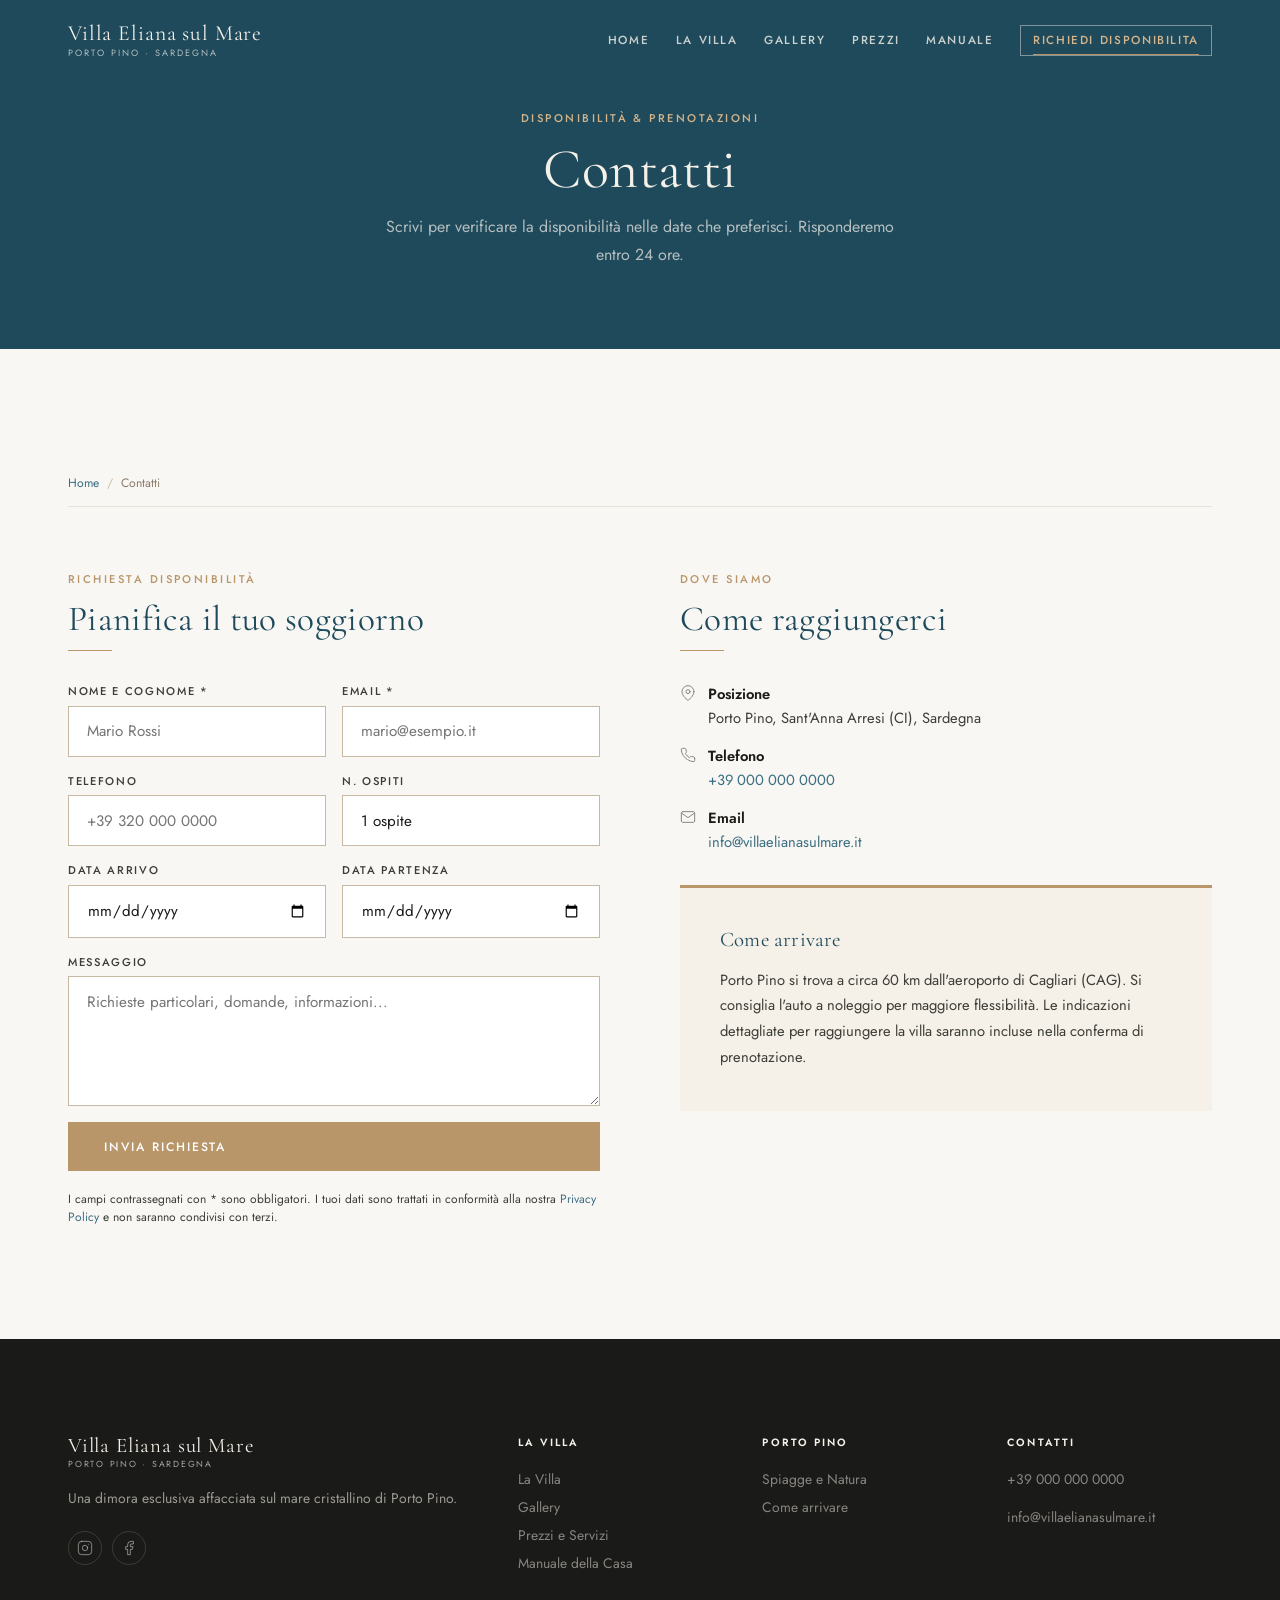
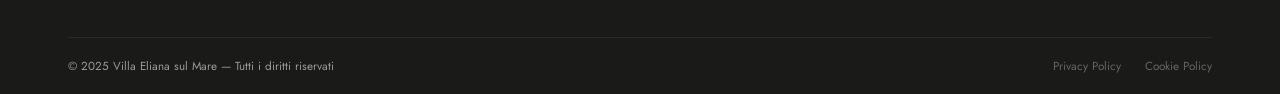
<file: contatti.html>
<!DOCTYPE html>
<html lang="it">
<head>
<meta charset="UTF-8">
<meta name="viewport" content="width=device-width, initial-scale=1">
<title>Contatti &mdash; Villa Eliana sul Mare</title>
<meta name="description" content="Richiedi disponibilita per Villa Eliana sul Mare a Porto Pino, Sardegna. Risponderemo entro 24 ore.">
<link rel="preconnect" href="https://fonts.googleapis.com">
<link rel="preconnect" href="https://fonts.gstatic.com" crossorigin>
<link href="https://fonts.googleapis.com/css2?family=Cormorant+Garamond:ital,wght@0,300;0,400;0,600;1,300;1,400&family=Jost:wght@300;400;500;600&display=swap" rel="stylesheet">
<link rel="stylesheet" href="css/style.css">
<style>
.contact-grid { display: grid; grid-template-columns: 1fr 1fr; gap: 5rem; align-items: start; }
@media(max-width:768px) { .contact-grid { grid-template-columns:1fr; gap:3rem; } }
.form-grid { display: grid; grid-template-columns: 1fr 1fr; gap: 1rem; }
@media(max-width:560px) { .form-grid { grid-template-columns:1fr; } }
.form-group { display: flex; flex-direction: column; gap: .4rem; }
.form-group--full { grid-column: 1/-1; }
.form-label { font-size: .7rem; font-weight: 500; letter-spacing: .15em; text-transform: uppercase; color: var(--ink-soft); }
.form-input,.form-textarea,.form-select { padding: .85rem 1.1rem; border: 1px solid var(--stone); background: var(--white); color: var(--ink); font-size: .95rem; border-radius: 0; transition: border-color .3s, box-shadow .3s; font-family: var(--body); appearance: none; }
.form-input:focus,.form-textarea:focus,.form-select:focus { outline: none; border-color: var(--sea); box-shadow: 0 0 0 3px rgba(58,110,130,.12); }
.form-textarea { min-height: 130px; resize: vertical; }
.form-notice { font-size: .75rem; color: var(--ink-soft); margin-top: .75rem; line-height: 1.55; }
.contact-info-block { background: var(--sand); padding: 2.5rem; border-top: 3px solid var(--gold); margin-top: 2rem; }
.contact-info-block h3 { font-family: var(--display); font-size: 1.3rem; color: var(--sea-deep); margin-bottom: 1rem; }
.contact-info-block p { color: var(--ink-soft); font-size: .92rem; line-height: 1.75; }
.info-row { display: flex; gap: .75rem; align-items: flex-start; margin-bottom: 1rem; font-size: .92rem; color: var(--ink-soft); }
.info-row svg { flex-shrink: 0; margin-top: 2px; opacity: .6; }
.info-row a { color: var(--sea); transition: color .3s; }
.info-row a:hover { color: var(--sea-deep); }
.form-msg { padding: 1rem 1.25rem; margin-bottom: 1.25rem; font-size: .9rem; display: none; }
.form-msg--success { background: rgba(58,110,130,.1); border: 1px solid var(--sea-light); color: var(--sea-deep); }
.form-msg--error { background: rgba(180,60,60,.08); border: 1px solid rgba(180,60,60,.3); color: #7b2c2c; }
</style>
</head>
<body>

<a class="skip-link" href="#main">Salta al contenuto</a>

<header class="site-header" id="site-header">
  <div class="container">
    <div class="header-inner">
      <a href="index.html" class="site-logo">Villa Eliana sul Mare<sub>Porto Pino &middot; Sardegna</sub></a>
      <button class="menu-toggle" id="menu-toggle" aria-controls="nav-links" aria-expanded="false" aria-label="Apri menu"><span></span><span></span><span></span></button>
      <nav class="nav-links" id="nav-links" aria-label="Menu principale">
        <a href="index.html" class="nav-link">Home</a>
        <a href="villa.html" class="nav-link">La Villa</a>
        <a href="gallery.html" class="nav-link">Gallery</a>
        <a href="prezzi.html" class="nav-link">Prezzi</a>
        <a href="manuale.html" class="nav-link">Manuale</a>
        <a href="contatti.html" class="nav-link active btn btn--ghost nav-cta">Richiedi disponibilita</a>
      </nav>
    </div>
  </div>
</header>

<main id="main">

  <div class="page-hero">
    <div class="container">
      <span class="eyebrow">Disponibilit&agrave; &amp; Prenotazioni</span>
      <h1>Contatti</h1>
      <p>Scrivi per verificare la disponibilit&agrave; nelle date che preferisci. Risponderemo entro 24 ore.</p>
    </div>
  </div>

  <div class="section">
    <div class="container">
      <nav class="breadcrumb" aria-label="Percorso di navigazione"><ol><li><a href="index.html">Home</a></li><li>Contatti</li></ol></nav>

      <div class="contact-grid">

        <!-- FORM -->
        <div>
          <span class="eyebrow">Richiesta disponibilit&agrave;</span>
          <h2 style="font-family:var(--display);font-size:clamp(1.6rem,3vw,2.2rem);color:var(--sea-deep);margin-bottom:.5rem;font-weight:400">Pianifica il tuo soggiorno</h2>
          <div class="divider divider--l" style="margin-bottom:2rem"></div>

          <div class="form-msg" id="form-msg" role="alert" aria-live="polite"></div>

          <form id="contact-form" novalidate>
            <div class="form-grid">
              <div class="form-group">
                <label class="form-label" for="nome">Nome e Cognome *</label>
                <input type="text" id="nome" name="nome" class="form-input" required autocomplete="name" placeholder="Mario Rossi">
              </div>
              <div class="form-group">
                <label class="form-label" for="email">Email *</label>
                <input type="email" id="email" name="email" class="form-input" required autocomplete="email" placeholder="mario@esempio.it">
              </div>
              <div class="form-group">
                <label class="form-label" for="telefono">Telefono</label>
                <input type="tel" id="telefono" name="telefono" class="form-input" autocomplete="tel" placeholder="+39 320 000 0000">
              </div>
              <div class="form-group">
                <label class="form-label" for="ospiti">N. ospiti</label>
                <select id="ospiti" name="ospiti" class="form-select">
                  <option value="1">1 ospite</option><option value="2">2 ospiti</option><option value="3">3 ospiti</option><option value="4">4 ospiti</option><option value="5">5 ospiti</option><option value="6">6 ospiti</option><option value="7">7 ospiti</option><option value="8">8 ospiti</option>
                </select>
              </div>
              <div class="form-group">
                <label class="form-label" for="arrivo">Data arrivo</label>
                <input type="date" id="arrivo" name="arrivo" class="form-input">
              </div>
              <div class="form-group">
                <label class="form-label" for="partenza">Data partenza</label>
                <input type="date" id="partenza" name="partenza" class="form-input">
              </div>
              <div class="form-group form-group--full">
                <label class="form-label" for="messaggio">Messaggio</label>
                <textarea id="messaggio" name="messaggio" class="form-textarea" placeholder="Richieste particolari, domande, informazioni..."></textarea>
              </div>
              <div class="form-group form-group--full">
                <button type="submit" class="btn btn--gold" id="submit-btn">Invia richiesta</button>
                <p class="form-notice">I campi contrassegnati con * sono obbligatori. I tuoi dati sono trattati in conformit&agrave; alla nostra <a href="#" style="color:var(--sea)">Privacy Policy</a> e non saranno condivisi con terzi.</p>
              </div>
            </div>
          </form>
        </div>

        <!-- INFO -->
        <div>
          <span class="eyebrow">Dove siamo</span>
          <h2 style="font-family:var(--display);font-size:clamp(1.6rem,3vw,2.2rem);color:var(--sea-deep);margin-bottom:.5rem;font-weight:400">Come raggiungerci</h2>
          <div class="divider divider--l" style="margin-bottom:2rem"></div>

          <div class="info-row"><svg xmlns="http://www.w3.org/2000/svg" viewBox="0 0 24 24" fill="none" stroke="currentColor" stroke-width="1.5" stroke-linecap="round" stroke-linejoin="round" width="16" height="16"><path d="M21 10c0 7-9 13-9 13s-9-6-9-13a9 9 0 0 1 18 0z"/><circle cx="12" cy="10" r="3"/></svg><div><strong style="display:block;color:var(--ink);margin-bottom:2px">Posizione</strong>Porto Pino, Sant'Anna Arresi (CI), Sardegna</div></div>
          <div class="info-row"><svg xmlns="http://www.w3.org/2000/svg" viewBox="0 0 24 24" fill="none" stroke="currentColor" stroke-width="1.5" stroke-linecap="round" stroke-linejoin="round" width="16" height="16"><path d="M22 16.92v3a2 2 0 0 1-2.18 2 19.79 19.79 0 0 1-8.63-3.07A19.5 19.5 0 0 1 4.99 13a19.79 19.79 0 0 1-3.07-8.67A2 2 0 0 1 3.92 2h3a2 2 0 0 1 2 1.72c.127.96.361 1.903.7 2.81a2 2 0 0 1-.45 2.11L8.09 9.91a16 16 0 0 0 6 6l1.27-1.27a2 2 0 0 1 2.11-.45c.907.339 1.85.573 2.81.7A2 2 0 0 1 22 16.92z"/></svg><div><strong style="display:block;color:var(--ink);margin-bottom:2px">Telefono</strong><a href="tel:+39000000000">+39 000 000 0000</a></div></div>
          <div class="info-row"><svg xmlns="http://www.w3.org/2000/svg" viewBox="0 0 24 24" fill="none" stroke="currentColor" stroke-width="1.5" stroke-linecap="round" stroke-linejoin="round" width="16" height="16"><path d="M4 4h16c1.1 0 2 .9 2 2v12c0 1.1-.9 2-2 2H4c-1.1 0-2-.9-2-2V6c0-1.1.9-2 2-2z"/><polyline points="22,6 12,13 2,6"/></svg><div><strong style="display:block;color:var(--ink);margin-bottom:2px">Email</strong><a href="mailto:info@villaelianasulmare.it">info@villaelianasulmare.it</a></div></div>

          <div class="contact-info-block">
            <h3>Come arrivare</h3>
            <p>Porto Pino si trova a circa 60&nbsp;km dall'aeroporto di Cagliari (CAG). Si consiglia l'auto a noleggio per maggiore flessibilit&agrave;. Le indicazioni dettagliate per raggiungere la villa saranno incluse nella conferma di prenotazione.</p>
          </div>
        </div>

      </div>
    </div>
  </div>

</main>

<footer class="site-footer">
  <div class="container">
    <div class="footer-grid">
      <div class="footer-brand"><a href="index.html" class="footer-logo">Villa Eliana sul Mare<sub>Porto Pino &middot; Sardegna</sub></a><p>Una dimora esclusiva affacciata sul mare cristallino di Porto Pino.</p><div class="footer-social"><a href="#" class="social-a" aria-label="Instagram"><svg xmlns="http://www.w3.org/2000/svg" viewBox="0 0 24 24" fill="none" stroke="currentColor" stroke-width="1.5" stroke-linecap="round" stroke-linejoin="round" width="16" height="16"><rect x="2" y="2" width="20" height="20" rx="5"/><path d="M16 11.37A4 4 0 1 1 12.63 8 4 4 0 0 1 16 11.37z"/><line x1="17.5" y1="6.5" x2="17.51" y2="6.5"/></svg></a><a href="#" class="social-a" aria-label="Facebook"><svg xmlns="http://www.w3.org/2000/svg" viewBox="0 0 24 24" fill="none" stroke="currentColor" stroke-width="1.5" stroke-linecap="round" stroke-linejoin="round" width="16" height="16"><path d="M18 2h-3a5 5 0 0 0-5 5v3H7v4h3v8h4v-8h3l1-4h-4V7a1 1 0 0 1 1-1h3z"/></svg></a></div></div>
      <div class="footer-col"><h5>La Villa</h5><nav class="footer-links"><a href="villa.html">La Villa</a><a href="gallery.html">Gallery</a><a href="prezzi.html">Prezzi e Servizi</a><a href="manuale.html">Manuale della Casa</a></nav></div>
      <div class="footer-col"><h5>Porto Pino</h5><nav class="footer-links"><a href="#">Spiagge e Natura</a><a href="#">Come arrivare</a></nav></div>
      <div class="footer-col"><h5>Contatti</h5><div class="footer-links"><div class="footer-contact-row"><a href="tel:+39000000000">+39 000 000 0000</a></div><div class="footer-contact-row"><a href="mailto:info@villaelianasulmare.it">info@villaelianasulmare.it</a></div></div></div>
    </div>
    <div class="footer-bottom"><span>&copy; 2025 Villa Eliana sul Mare &mdash; Tutti i diritti riservati</span><div class="footer-policy"><a href="#">Privacy Policy</a><a href="#">Cookie Policy</a></div></div>
  </div>
</footer>

<script src="js/main.js"></script>
<script>
// Static preview form — shows a success message
document.getElementById('contact-form').addEventListener('submit', function(e) {
  e.preventDefault();
  const msg = document.getElementById('form-msg');
  const nome = document.getElementById('nome').value.trim();
  const email = document.getElementById('email').value.trim();
  if (!nome || !email || !email.includes('@')) {
    msg.className = 'form-msg form-msg--error';
    msg.textContent = 'Compila nome e un indirizzo email valido.';
    msg.style.display = 'block';
    return;
  }
  msg.className = 'form-msg form-msg--success';
  msg.textContent = 'Grazie ' + nome + '! (Anteprima statica — in produzione il messaggio viene inviato via email.)';
  msg.style.display = 'block';
  msg.scrollIntoView({ behavior: 'smooth', block: 'nearest' });
  this.reset();
});
</script>
</body>
</html>
</file>
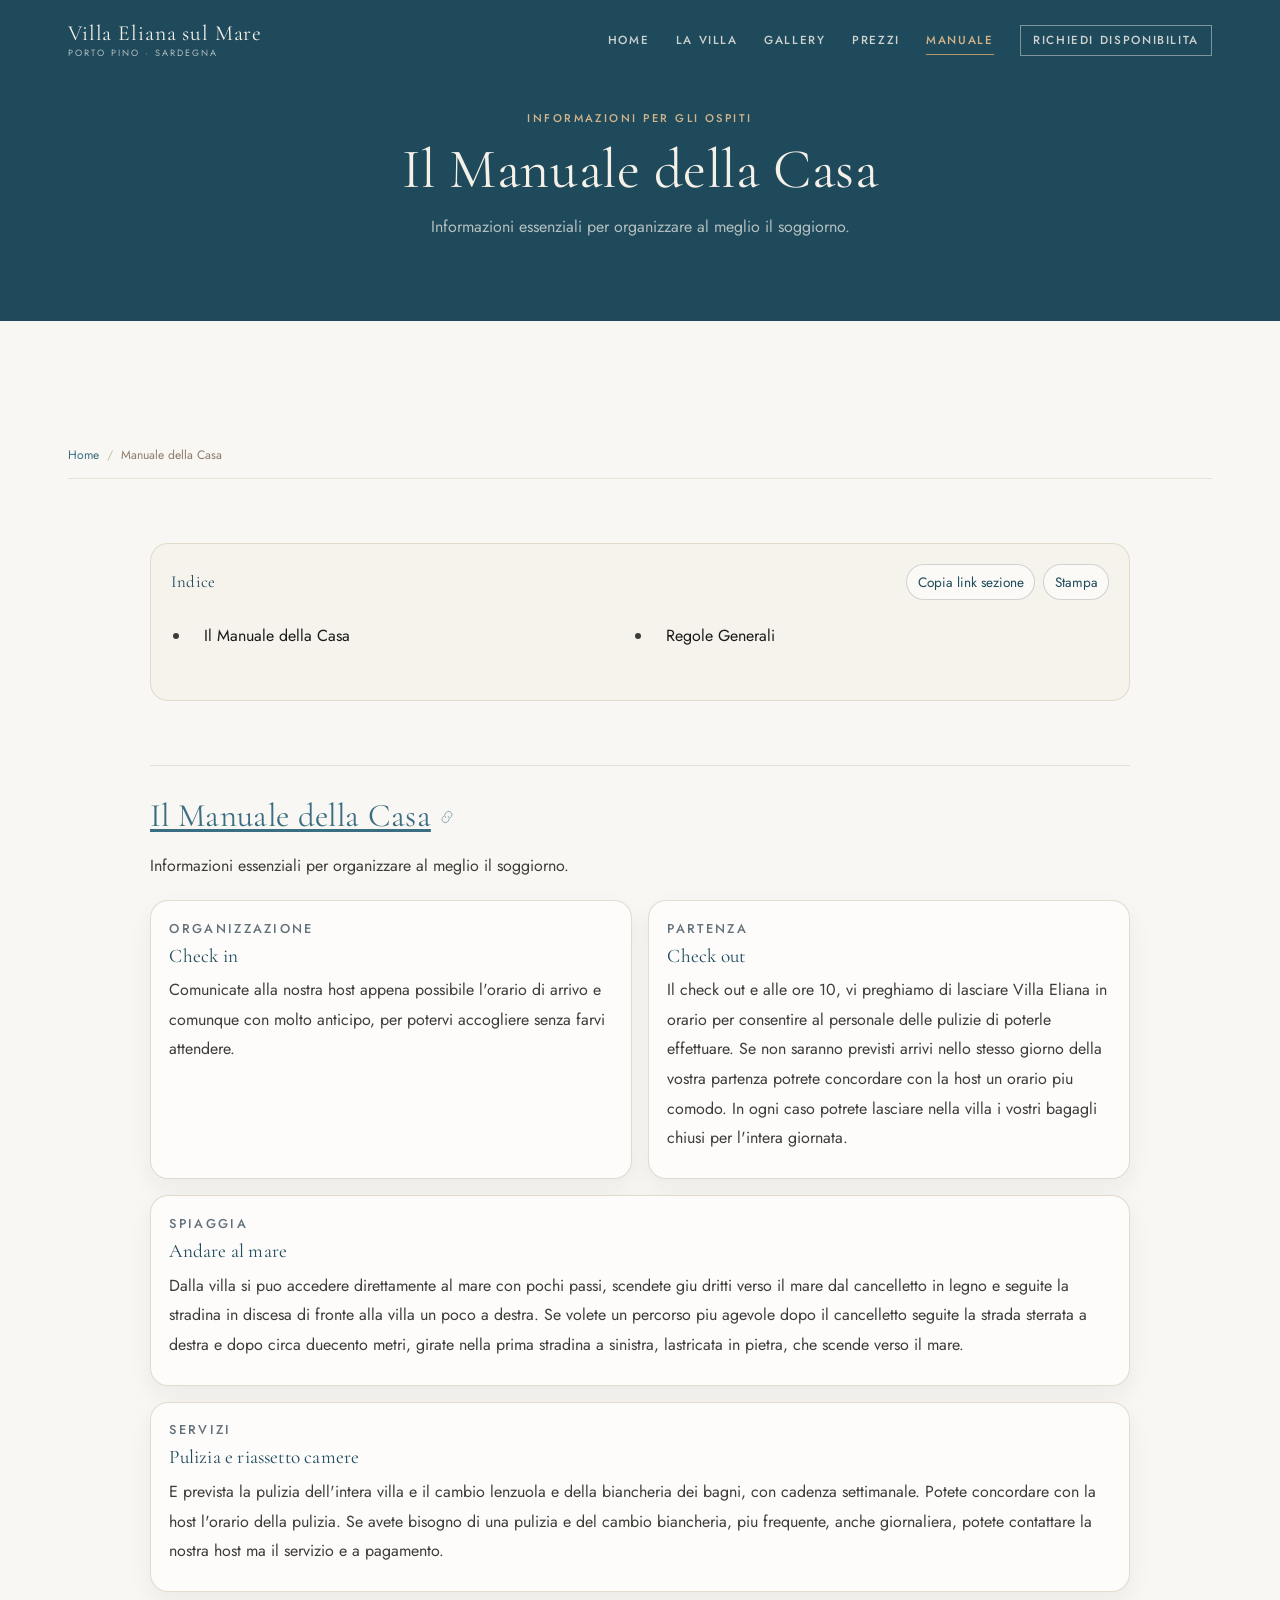
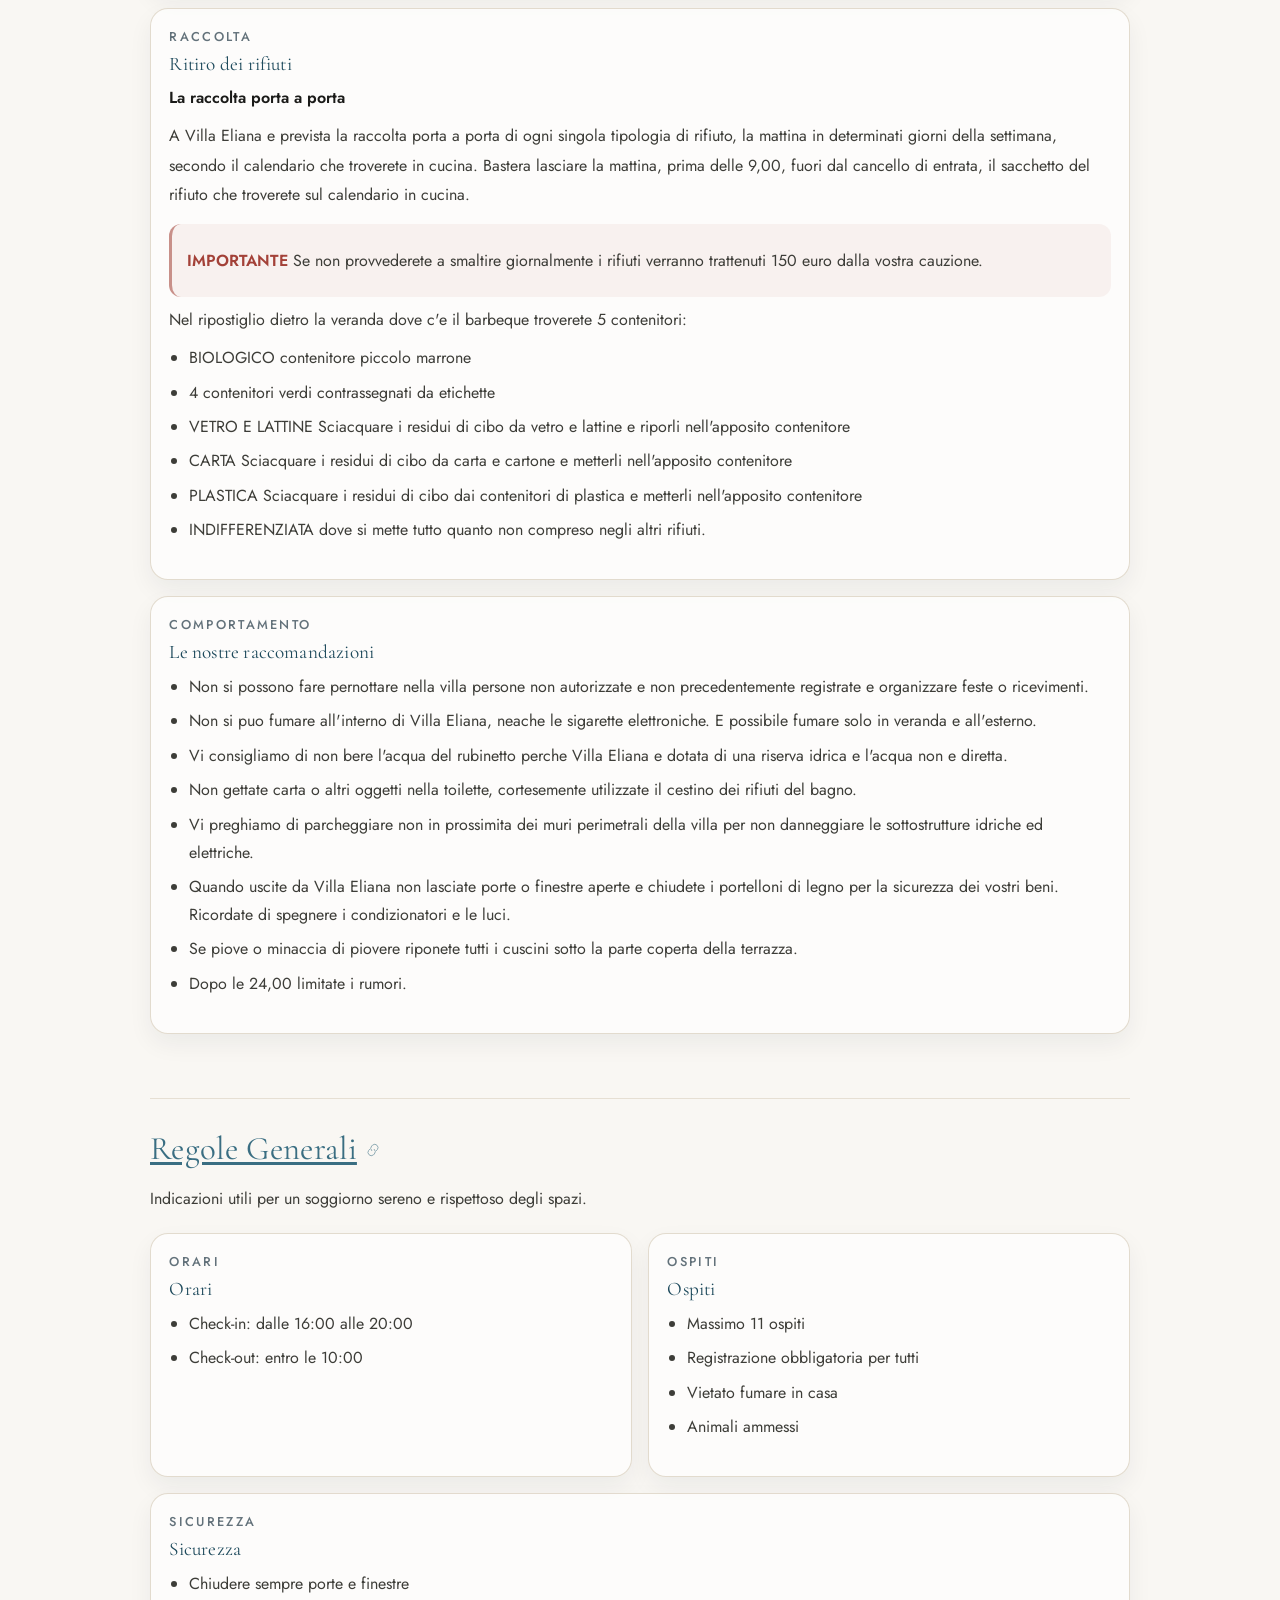
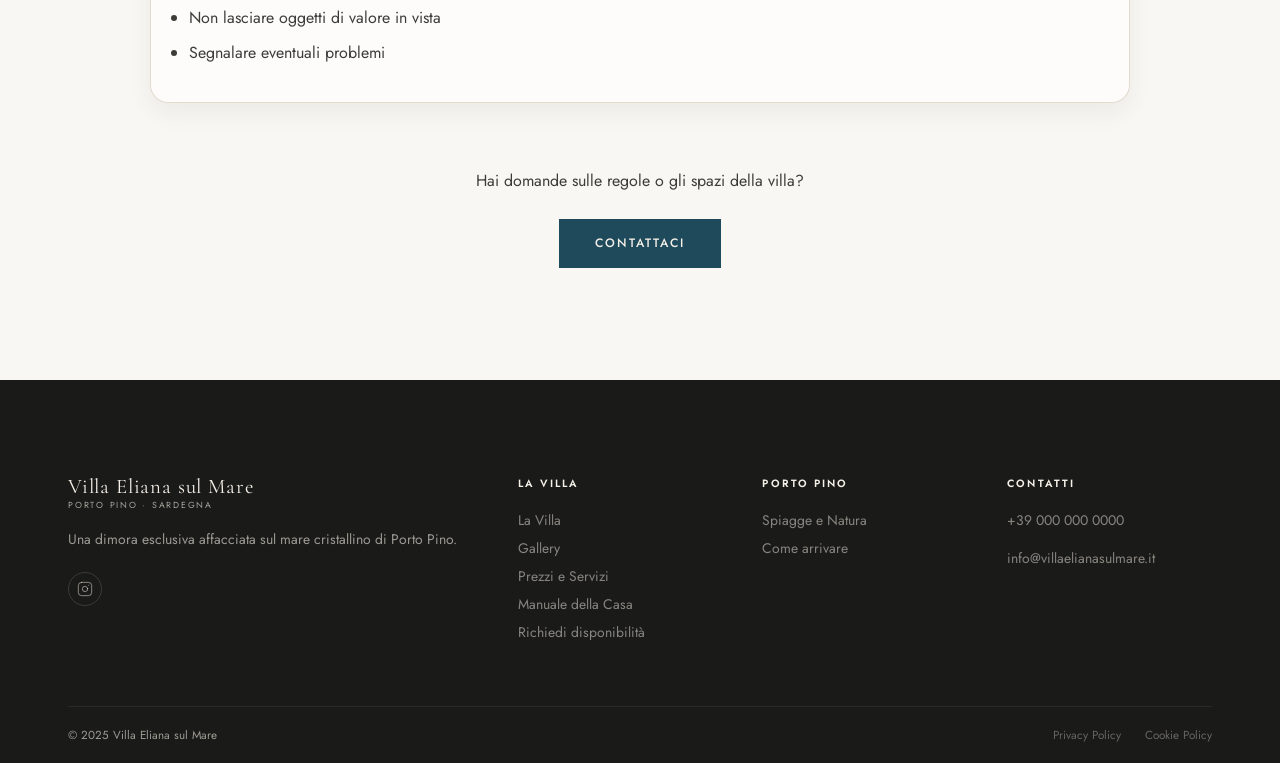
<file: manuale.html>
<!DOCTYPE html>
<html lang="it">
<head>
<meta charset="UTF-8">
<meta name="viewport" content="width=device-width, initial-scale=1">
<title>Manuale della Casa &mdash; Villa Eliana sul Mare</title>
<meta name="description" content="Manuale della Casa di Villa Eliana sul Mare — istruzioni e informazioni per gli ospiti.">
<link rel="preconnect" href="https://fonts.googleapis.com">
<link rel="preconnect" href="https://fonts.gstatic.com" crossorigin>
<link href="https://fonts.googleapis.com/css2?family=Cormorant+Garamond:ital,wght@0,300;0,400;0,600;1,300;1,400&family=Jost:wght@300;400;500;600&display=swap" rel="stylesheet">
<link rel="stylesheet" href="css/style.css">

<style>
/* Layout contenuto */
.manuale-content { max-width: 980px; margin-inline: auto; }
.manuale-lead { max-width: 860px; }

.manuale-content h2 {
  font-family: var(--display);
  font-size: clamp(1.55rem,3vw,2.05rem);
  color: var(--sea-deep);
  margin-top: 4rem;
  margin-bottom: 1rem;
  padding-top: 2rem;
  border-top: 1px solid rgba(200,186,162,.4);
  font-weight: 400;
  position: relative;
}
.manuale-content h2:first-child { margin-top: 0; border-top: none; padding-top: 0; }

.manuale-content h3 {
  font-family: var(--display);
  font-size: 1.2rem;
  color: var(--sea-deep);
  margin: 0 0 .5rem;
  font-weight: 400;
  letter-spacing: .01em;
}

.manuale-content p { color: var(--ink-soft); line-height: 1.85; margin: .6rem 0; }
.manuale-content ul, .manuale-content ol { padding-left: 1.25rem; margin: .6rem 0 1.1rem; }
.manuale-content ul li { list-style: disc; color: var(--ink-soft); margin-bottom: .4em; line-height: 1.75; }
.manuale-content ol li { list-style: decimal; color: var(--ink-soft); margin-bottom: .4em; line-height: 1.75; }
.manuale-content strong { color: var(--ink); }
.manuale-content a { color: var(--sea); text-decoration: underline; text-underline-offset: 3px; }

/* Indice */
.toc-wrap {
  margin: 1.5rem 0 2.25rem;
  border: 1px solid rgba(200,186,162,.45);
  background: rgba(245,240,232,.55);
  border-radius: 18px;
  padding: 1.25rem 1.25rem 1rem;
}
.toc-title {
  display: flex;
  align-items: center;
  justify-content: space-between;
  gap: 1rem;
  margin-bottom: .75rem;
}
.toc-title h3 { margin: 0; font-size: 1.05rem; }
.toc-actions { display:flex; gap:.5rem; align-items:center; }
.toc-actions a {
  font-size: .85rem;
  color: var(--sea-deep);
  text-decoration: none;
  border: 1px solid rgba(16,38,52,.18);
  background: rgba(255,255,255,.55);
  padding: .45rem .65rem;
  border-radius: 999px;
}
.toc-actions a:hover { background: rgba(255,255,255,.8); }

.toc-list {
  display: grid;
  grid-template-columns: 1fr;
  gap: .4rem;
  padding: 0;
  margin: 0;
  list-style: none;
}
.toc-list a {
  display: block;
  text-decoration: none;
  color: var(--ink);
  padding: .55rem .75rem;
  border-radius: 12px;
  border: 1px solid transparent;
}
.toc-list a:hover {
  border-color: rgba(200,186,162,.55);
  background: rgba(255,255,255,.45);
}
@media (min-width: 860px) {
  .toc-list { grid-template-columns: 1fr 1fr; }
}

/* H2 cliccabili + icona link discreta */
.h2-link {
  display: inline-flex;
  align-items: center;
  gap: .5rem;
  color: inherit;
  text-decoration: none;
}
.h2-link:hover { text-decoration: underline; text-underline-offset: 4px; }
.h2-link .anchor-ico {
  width: 16px;
  height: 16px;
  opacity: .55;
  transform: translateY(1px);
}
.h2-link:hover .anchor-ico { opacity: .85; }

/* Cards */
.card-grid {
  display: grid;
  grid-template-columns: 1fr;
  gap: 1rem;
  margin: 1.25rem 0 0;
}
@media (min-width: 860px) {
  .card-grid { grid-template-columns: 1fr 1fr; }
}

.info-card {
  background: rgba(255,255,255,.65);
  border: 1px solid rgba(200,186,162,.5);
  border-radius: 18px;
  padding: 1.1rem 1.15rem;
  box-shadow: 0 10px 24px rgba(16,38,52,.06);
}
.info-card--wide { grid-column: 1 / -1; }
.info-card p { margin: .5rem 0; }
.info-card ul { margin-top: .6rem; }
.info-card .microtitle {
  font-size: .8rem;
  letter-spacing: .18em;
  text-transform: uppercase;
  color: rgba(16,38,52,.65);
  margin-bottom: .5rem;
  font-weight: 500;
}
.notice {
  border-left: 3px solid rgba(16,38,52,.35);
  background: rgba(16,38,52,.04);
  padding: .85rem .9rem;
  border-radius: 12px;
  margin-top: .9rem;
}
.notice--danger {
  border-left-color: rgba(163,65,56,.55);
  background: rgba(163,65,56,.06);
}
.notice--danger strong { color: #a34138; }

/* Print */
@media print {
  :root { --ink: #000; }
  body { background: #fff !important; }
  .site-header, .site-footer, .menu-toggle, .nav-links, .breadcrumb, .text-center.mt-lg, .toc-actions { display: none !important; }
  .page-hero { padding: 0 !important; }
  .page-hero .container { padding: 0 !important; }
  .section { padding: 0 !important; }
  .container { max-width: 100% !important; padding: 0 !important; }
  .toc-wrap { border: 1px solid #ddd !important; background: #fff !important; }
  .info-card { box-shadow: none !important; background: #fff !important; border: 1px solid #ddd !important; break-inside: avoid; }
  a { color: #000 !important; text-decoration: none !important; }
  a[href^="http"]::after { content: " (" attr(href) ")"; font-size: 10pt; }
  .anchor-ico { display:none !important; }
  h1, h2, h3 { color: #000 !important; }
  p, li { color: #000 !important; }
}
</style>
</head>

<body>
<a class="skip-link" href="#main">Salta al contenuto</a>

<header class="site-header" id="site-header">
  <div class="container">
    <div class="header-inner">
      <a href="index.html" class="site-logo">Villa Eliana sul Mare<sub>Porto Pino &middot; Sardegna</sub></a>
      <button class="menu-toggle" id="menu-toggle" aria-controls="nav-links" aria-expanded="false" aria-label="Apri menu"><span></span><span></span><span></span></button>
      <nav class="nav-links" id="nav-links" aria-label="Menu principale">
        <a href="index.html" class="nav-link">Home</a>
        <a href="villa.html" class="nav-link">La Villa</a>
        <a href="gallery.html" class="nav-link">Gallery</a>
        <a href="prezzi.html" class="nav-link">Prezzi</a>
        <a href="manuale.html" class="nav-link active">Manuale</a>
        <a href="contatti.html" class="nav-link btn btn--ghost nav-cta">Richiedi disponibilita</a>
      </nav>
    </div>
  </div>
</header>

<main id="main">
  <div class="page-hero">
    <div class="container">
      <span class="eyebrow">Informazioni per gli ospiti</span>
      <h1>Il Manuale della Casa</h1>
      <p>Informazioni essenziali per organizzare al meglio il soggiorno.</p>
    </div>
  </div>

  <div class="section">
    <div class="container">
      <nav class="breadcrumb" aria-label="Percorso di navigazione">
        <ol>
          <li><a href="index.html">Home</a></li>
          <li>Manuale della Casa</li>
        </ol>
      </nav>

      <div class="manuale-content">

        <!-- Indice (popolato via JS con gli H2) -->
        <div class="toc-wrap" aria-label="Indice del manuale">
          <div class="toc-title">
            <h3>Indice</h3>
            <div class="toc-actions">
              <a href="#" id="toc-copy">Copia link sezione</a>
              <a href="javascript:window.print()">Stampa</a>
            </div>
          </div>
          <ul class="toc-list" id="toc-list"></ul>
        </div>

        <!-- H2 (inseriti dal testo) -->
        <h2>Il Manuale della Casa</h2>
        <p class="manuale-lead">Informazioni essenziali per organizzare al meglio il soggiorno.</p>

        <!-- Cards: impaginazione, testo identico -->
        <div class="card-grid">

          <section class="info-card" aria-label="Check in">
            <div class="microtitle">Organizzazione</div>
            <h3>Check in</h3>
            <p>Comunicate alla nostra host appena possibile l'orario di arrivo e comunque con molto anticipo, per potervi accogliere senza farvi attendere.</p>
          </section>

          <section class="info-card" aria-label="Check out">
            <div class="microtitle">Partenza</div>
            <h3>Check out</h3>
            <p>Il check out e alle ore 10, vi preghiamo di lasciare Villa Eliana in orario per consentire al personale delle pulizie di poterle effettuare. Se non saranno previsti arrivi nello stesso giorno della vostra partenza potrete concordare con la host un orario piu comodo. In ogni caso potrete lasciare nella villa i vostri bagagli chiusi per l'intera giornata.</p>
          </section>

          <section class="info-card info-card--wide" aria-label="Andare al mare">
            <div class="microtitle">Spiaggia</div>
            <h3>Andare al mare</h3>
            <p>Dalla villa si puo accedere direttamente al mare con pochi passi, scendete giu dritti verso il mare dal cancelletto in legno e seguite la stradina in discesa di fronte alla villa un poco a destra. Se volete un percorso piu agevole dopo il cancelletto seguite la strada sterrata a destra e dopo circa duecento metri, girate nella prima stradina a sinistra, lastricata in pietra, che scende verso il mare.</p>
          </section>

          <section class="info-card info-card--wide" aria-label="Pulizia e riassetto camere">
            <div class="microtitle">Servizi</div>
            <h3>Pulizia e riassetto camere</h3>
            <p>E prevista la pulizia dell'intera villa e il cambio lenzuola e della biancheria dei bagni, con cadenza settimanale. Potete concordare con la host l'orario della pulizia. Se avete bisogno di una pulizia e del cambio biancheria, piu frequente, anche giornaliera, potete contattare la nostra host ma il servizio e a pagamento.</p>
          </section>

          <section class="info-card info-card--wide" aria-label="Ritiro dei rifiuti">
            <div class="microtitle">Raccolta</div>
            <h3>Ritiro dei rifiuti</h3>
            <p><strong>La raccolta porta a porta</strong></p>
            <p>A Villa Eliana e prevista la raccolta porta a porta di ogni singola tipologia di rifiuto, la mattina in determinati giorni della settimana, secondo il calendario che troverete in cucina. Bastera lasciare la mattina, prima delle 9,00, fuori dal cancello di entrata, il sacchetto del rifiuto che troverete sul calendario in cucina.</p>

            <div class="notice notice--danger">
              <p><strong>IMPORTANTE</strong> Se non provvederete a smaltire giornalmente i rifiuti verranno trattenuti 150 euro dalla vostra cauzione.</p>
            </div>

            <p>Nel ripostiglio dietro la veranda dove c'e il barbeque troverete 5 contenitori:</p>
            <ul>
              <li>BIOLOGICO contenitore piccolo marrone</li>
              <li>4 contenitori verdi contrassegnati da etichette</li>
              <li>VETRO E LATTINE Sciacquare i residui di cibo da vetro e lattine e riporli nell'apposito contenitore</li>
              <li>CARTA Sciacquare i residui di cibo da carta e cartone e metterli nell'apposito contenitore</li>
              <li>PLASTICA Sciacquare i residui di cibo dai contenitori di plastica e metterli nell'apposito contenitore</li>
              <li>INDIFFERENZIATA dove si mette tutto quanto non compreso negli altri rifiuti.</li>
            </ul>
          </section>

          <section class="info-card info-card--wide" aria-label="Le nostre raccomandazioni">
            <div class="microtitle">Comportamento</div>
            <h3>Le nostre raccomandazioni</h3>
            <ul>
              <li>Non si possono fare pernottare nella villa persone non autorizzate e non precedentemente registrate e organizzare feste o ricevimenti.</li>
              <li>Non si puo fumare all'interno di Villa Eliana, neache le sigarette elettroniche. E possibile fumare solo in veranda e all'esterno.</li>
              <li>Vi consigliamo di non bere l'acqua del rubinetto perche Villa Eliana e dotata di una riserva idrica e l'acqua non e diretta.</li>
              <li>Non gettate carta o altri oggetti nella toilette, cortesemente utilizzate il cestino dei rifiuti del bagno.</li>
              <li>Vi preghiamo di parcheggiare non in prossimita dei muri perimetrali della villa per non danneggiare le sottostrutture idriche ed elettriche.</li>
              <li>Quando uscite da Villa Eliana non lasciate porte o finestre aperte e chiudete i portelloni di legno per la sicurezza dei vostri beni. Ricordate di spegnere i condizionatori e le luci.</li>
              <li>Se piove o minaccia di piovere riponete tutti i cuscini sotto la parte coperta della terrazza.</li>
              <li>Dopo le 24,00 limitate i rumori.</li>
            </ul>
          </section>

        </div>

        <h2>Regole Generali</h2>
        <p class="manuale-lead">Indicazioni utili per un soggiorno sereno e rispettoso degli spazi.</p>

        <div class="card-grid">

          <section class="info-card" aria-label="Orari">
            <div class="microtitle">Orari</div>
            <h3>Orari</h3>
            <ul>
              <li>Check-in: dalle 16:00 alle 20:00</li>
              <li>Check-out: entro le 10:00</li>
            </ul>
          </section>

          <section class="info-card" aria-label="Ospiti">
            <div class="microtitle">Ospiti</div>
            <h3>Ospiti</h3>
            <ul>
              <li>Massimo 11 ospiti</li>
              <li>Registrazione obbligatoria per tutti</li>
              <li>Vietato fumare in casa</li>
              <li>Animali ammessi</li>
            </ul>
          </section>

          <section class="info-card info-card--wide" aria-label="Sicurezza">
            <div class="microtitle">Sicurezza</div>
            <h3>Sicurezza</h3>
            <ul>
              <li>Chiudere sempre porte e finestre</li>
              <li>Non lasciare oggetti di valore in vista</li>
              <li>Segnalare eventuali problemi</li>
            </ul>
          </section>

        </div>

      </div>

      <div class="text-center mt-lg">
        <p style="color:var(--ink-soft);margin-bottom:1.5rem">Hai domande sulle regole o gli spazi della villa?</p>
        <a href="contatti.html" class="btn btn--primary">Contattaci</a>
      </div>

    </div>
  </div>
</main>

<footer class="site-footer">
  <div class="container">
    <div class="footer-grid">
      <div class="footer-brand">
        <a href="index.html" class="footer-logo">Villa Eliana sul Mare<sub>Porto Pino &middot; Sardegna</sub></a>
        <p>Una dimora esclusiva affacciata sul mare cristallino di Porto Pino.</p>
        <div class="footer-social">
          <a href="#" class="social-a" aria-label="Instagram">
            <svg xmlns="http://www.w3.org/2000/svg" viewBox="0 0 24 24" fill="none" stroke="currentColor" stroke-width="1.5" stroke-linecap="round" stroke-linejoin="round" width="16" height="16">
              <rect x="2" y="2" width="20" height="20" rx="5"/>
              <path d="M16 11.37A4 4 0 1 1 12.63 8 4 4 0 0 1 16 11.37z"/>
              <line x1="17.5" y1="6.5" x2="17.51" y2="6.5"/>
            </svg>
          </a>
        </div>
      </div>
      <div class="footer-col">
        <h5>La Villa</h5>
        <nav class="footer-links">
          <a href="villa.html">La Villa</a>
          <a href="gallery.html">Gallery</a>
          <a href="prezzi.html">Prezzi e Servizi</a>
          <a href="manuale.html">Manuale della Casa</a>
          <a href="contatti.html">Richiedi disponibilit&agrave;</a>
        </nav>
      </div>
      <div class="footer-col">
        <h5>Porto Pino</h5>
        <nav class="footer-links">
          <a href="#">Spiagge e Natura</a>
          <a href="#">Come arrivare</a>
        </nav>
      </div>
      <div class="footer-col">
        <h5>Contatti</h5>
        <div class="footer-links">
          <div class="footer-contact-row"><a href="tel:+39000000000">+39 000 000 0000</a></div>
          <div class="footer-contact-row"><a href="mailto:info@villaelianasulmare.it">info@villaelianasulmare.it</a></div>
        </div>
      </div>
    </div>
    <div class="footer-bottom">
      <span>&copy; 2025 Villa Eliana sul Mare</span>
      <div class="footer-policy">
        <a href="#">Privacy Policy</a>
        <a href="#">Cookie Policy</a>
      </div>
    </div>
  </div>
</footer>

<script src="js/main.js"></script>

<script>
/* =========================================================
   TOC + Anchor automatici sugli H2
   - genera slug
   - rende l'H2 cliccabile
   - popola l'indice
   ========================================================= */
(function() {
  const tocList = document.getElementById('toc-list');
  if (!tocList) return;

  const h2s = Array.from(document.querySelectorAll('.manuale-content h2'));
  const used = new Set();

  function slugify(str) {
    return str
      .toLowerCase()
      .trim()
      .replace(/[’'"]/g, '')
      .replace(/[^a-z0-9\s-]/g, '')
      .replace(/\s+/g, '-')
      .replace(/-+/g, '-');
  }

  function uniqueId(base) {
    let id = base || 'sezione';
    let i = 2;
    while (used.has(id) || document.getElementById(id)) {
      id = base + '-' + i;
      i++;
    }
    used.add(id);
    return id;
  }

  // SVG icona link (minimal, luxury)
  const iconSvg = `
    <svg class="anchor-ico" xmlns="http://www.w3.org/2000/svg" viewBox="0 0 24 24" fill="none" stroke="currentColor" stroke-width="1.5" stroke-linecap="round" stroke-linejoin="round" aria-hidden="true">
      <path d="M10 13a5 5 0 0 1 0-7l1.5-1.5a5 5 0 0 1 7 7L17 13"/>
      <path d="M14 11a5 5 0 0 1 0 7L12.5 19.5a5 5 0 0 1-7-7L7 11"/>
    </svg>
  `;

  h2s.forEach(h2 => {
    const text = h2.textContent.trim();
    const base = slugify(text);
    const id = uniqueId(base);
    h2.id = id;

    // Rende H2 cliccabile
    const link = document.createElement('a');
    link.href = '#' + id;
    link.className = 'h2-link';
    link.setAttribute('aria-label', text);

    // Sposta contenuto di H2 dentro link
    const span = document.createElement('span');
    span.textContent = text;

    h2.textContent = '';
    link.appendChild(span);
    link.insertAdjacentHTML('beforeend', iconSvg);
    h2.appendChild(link);

    // Popola indice
    const li = document.createElement('li');
    const a = document.createElement('a');
    a.href = '#' + id;
    a.textContent = text;
    li.appendChild(a);
    tocList.appendChild(li);
  });

  // Copia link della sezione corrente (quando sei dentro una sezione)
  const copyBtn = document.getElementById('toc-copy');
  if (copyBtn && navigator.clipboard) {
    copyBtn.addEventListener('click', function(e) {
      e.preventDefault();
      const hash = location.hash || ('#' + (h2s[0] ? h2s[0].id : ''));
      const url = location.origin + location.pathname + hash;
      navigator.clipboard.writeText(url).then(() => {
        copyBtn.textContent = 'Copiato';
        setTimeout(() => copyBtn.textContent = 'Copia link sezione', 1200);
      });
    });
  } else if (copyBtn) {
    copyBtn.style.display = 'none';
  }
})();
</script>

</body>
</html>
</file>
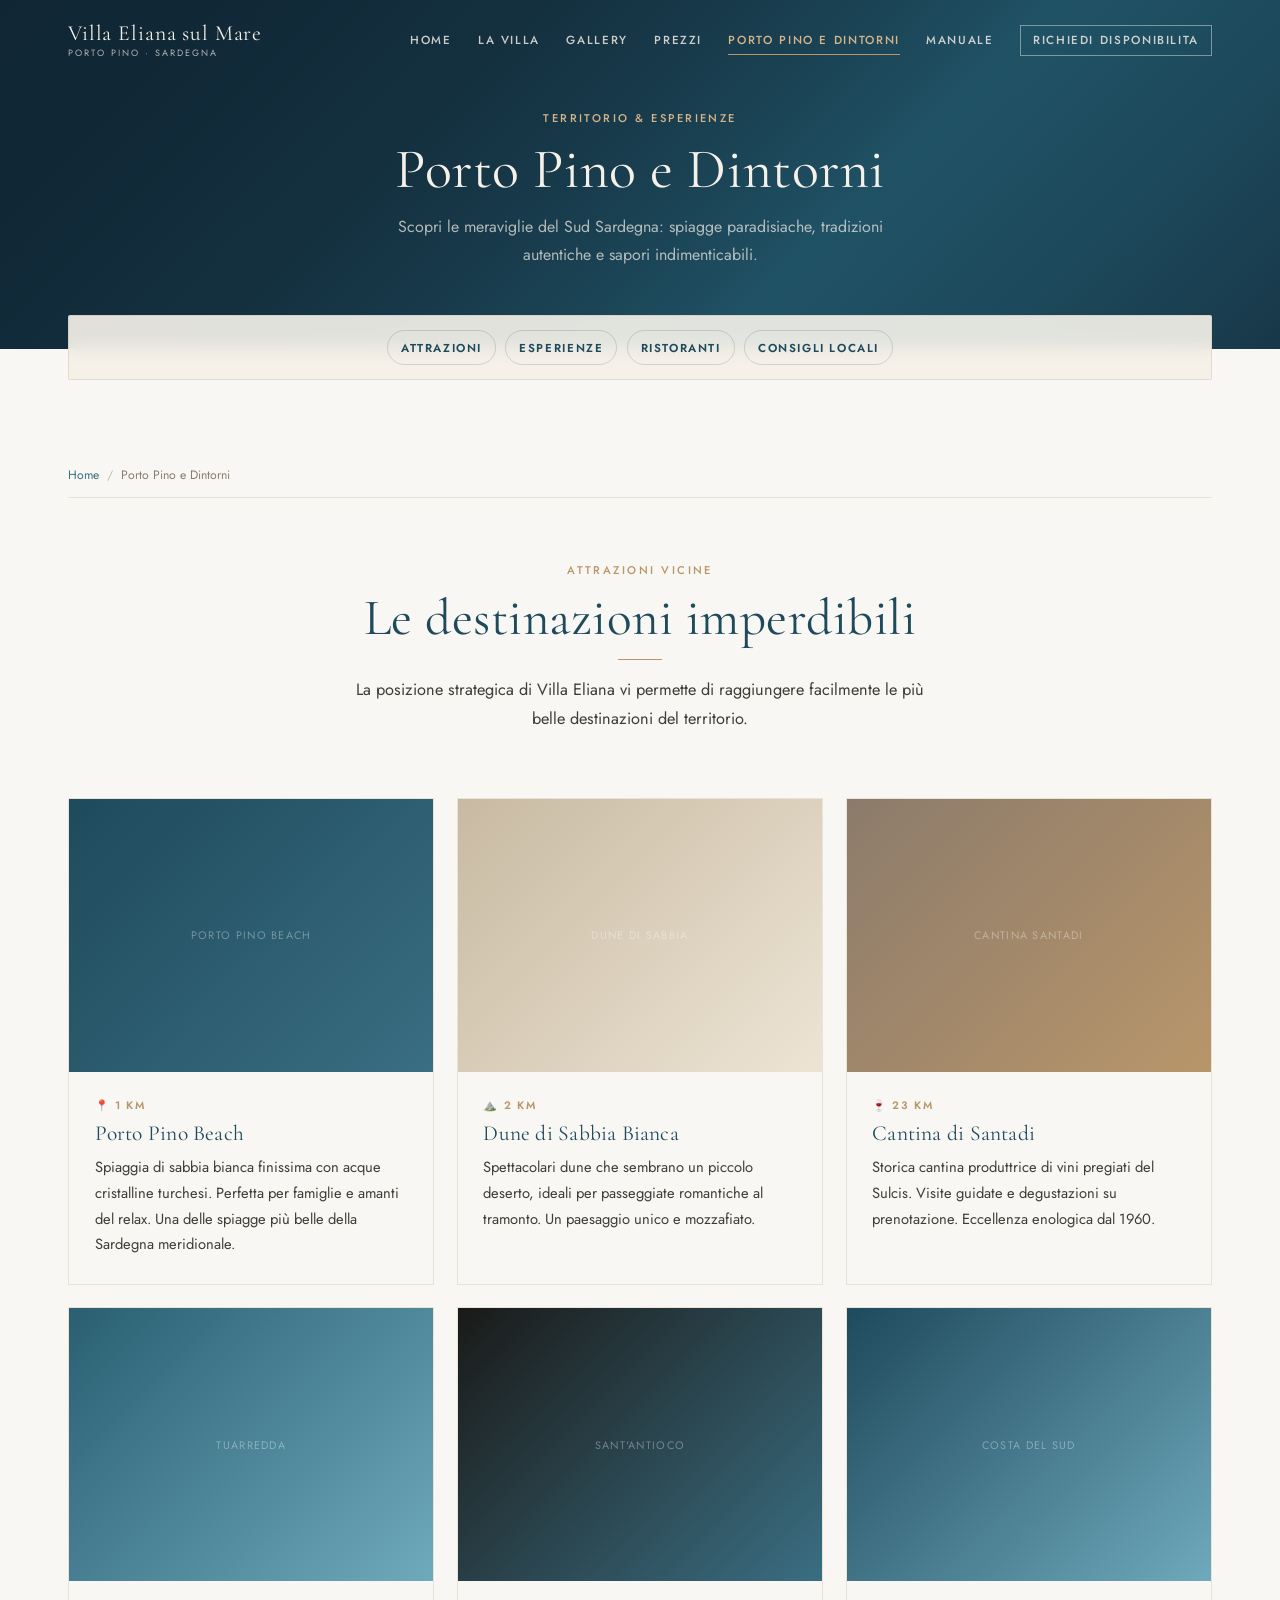
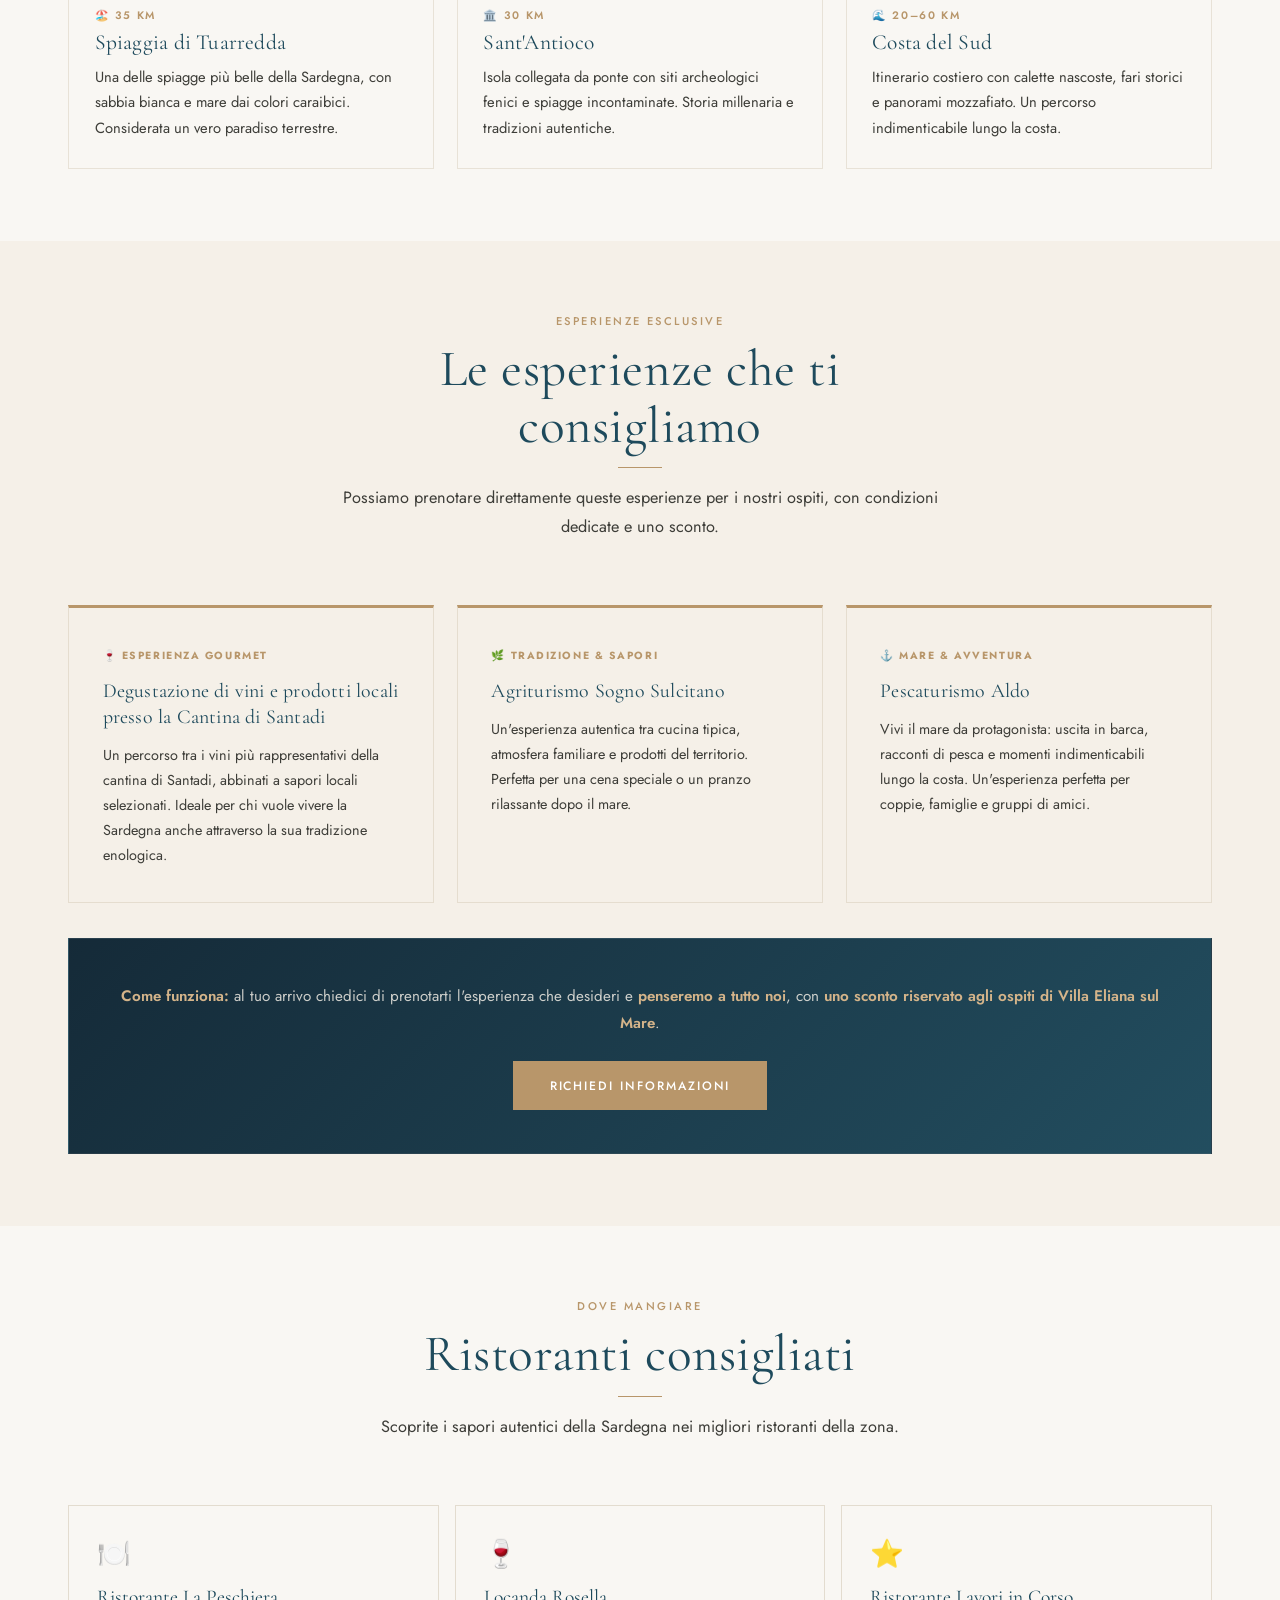
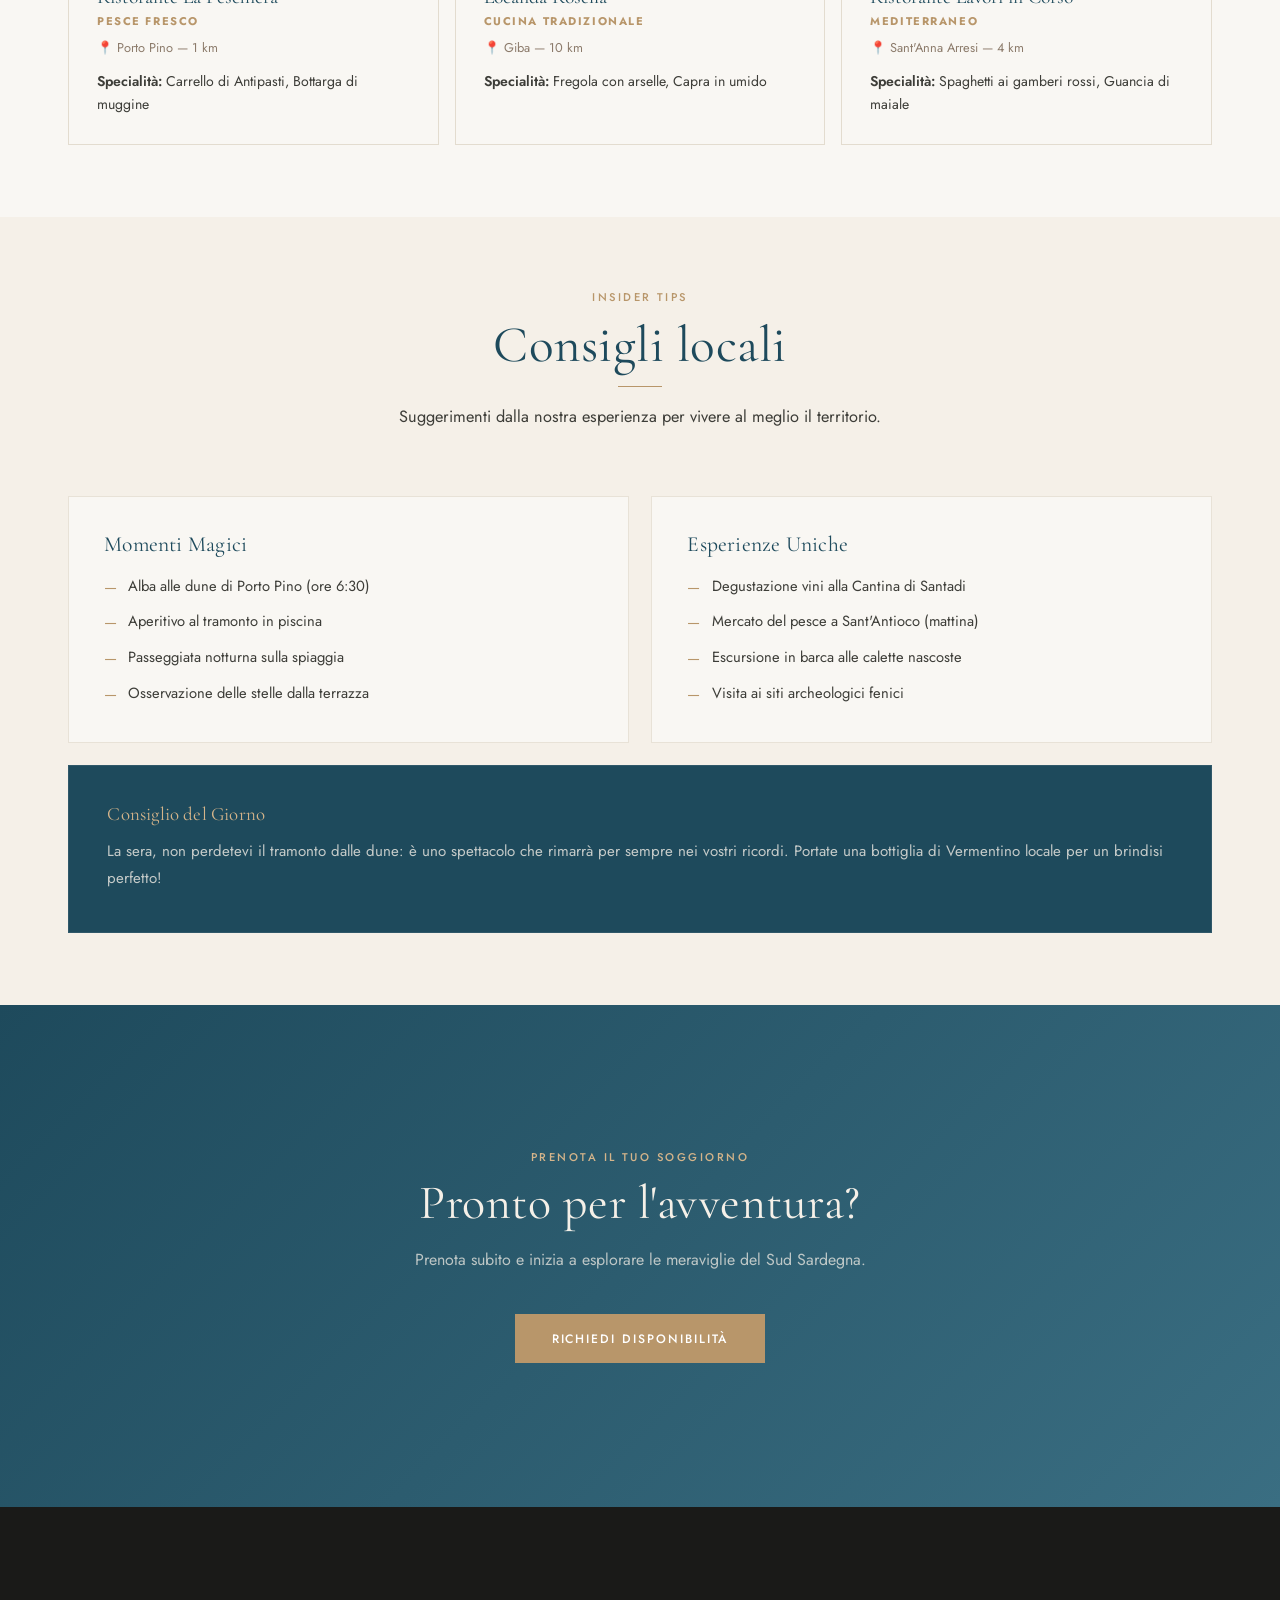
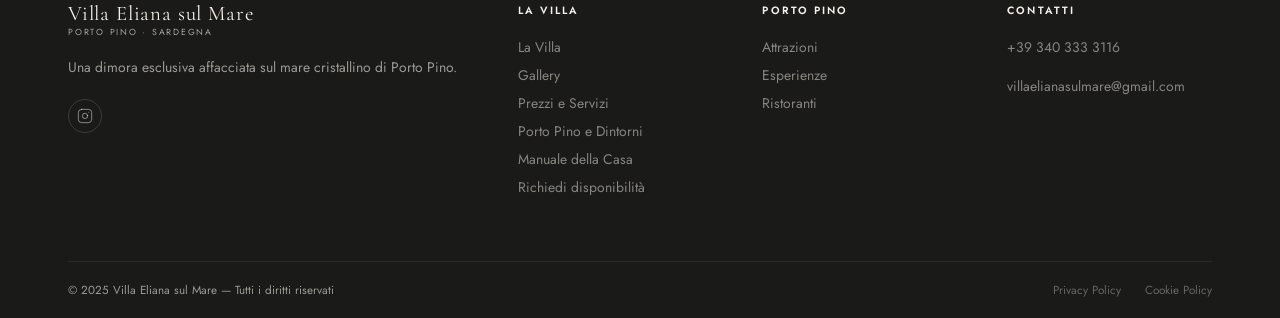
<file: portopino.html>
<!DOCTYPE html>
<html lang="it">
<head>
<meta charset="UTF-8">
<meta name="viewport" content="width=device-width, initial-scale=1">
<title>Porto Pino e Dintorni &mdash; Villa Eliana sul Mare</title>
<meta name="description" content="Scopri le meraviglie del Sud Sardegna: spiagge paradisiache, esperienze autentiche, ristoranti e consigli locali nei dintorni di Villa Eliana a Porto Pino.">
<link rel="preconnect" href="https://fonts.googleapis.com">
<link rel="preconnect" href="https://fonts.gstatic.com" crossorigin>
<link href="https://fonts.googleapis.com/css2?family=Cormorant+Garamond:ital,wght@0,300;0,400;0,600;1,300;1,400&family=Jost:wght@300;400;500;600&display=swap" rel="stylesheet">

<!-- IMPORTANTE: allineato al resto del sito -->
<link rel="stylesheet" href="css/style.css">

<style>
/* =========================
   PAGE: PORTO PINO (DESIGN)
   Coerente con index/prezzi
   ========================= */

/* HERO */
.page-hero--territorio{position:relative;overflow:hidden;background:var(--sea-deep)}
.page-hero--territorio .container{position:relative;z-index:2}
.page-hero--territorio::before{content:'';position:absolute;inset:0;background:linear-gradient(135deg,rgba(16,38,52,.92) 0%,rgba(16,38,52,.55) 55%,rgba(16,38,52,.25) 100%);z-index:1}
.page-hero-media{position:absolute;inset:0;z-index:0}
.page-hero-media img{width:100%;height:100%;object-fit:cover;object-position:center}
.page-hero-media .ph{width:100%;height:100%;background:linear-gradient(135deg,#0d2535 0%,#1e4a5c 35%,#2e7a92 65%,#1a3d4f 100%)}

/* ANCHOR NAV */
.anchorbar{margin-top:-2.1rem;position:relative;z-index:5}
.anchorbar .inner{background:rgba(245,240,232,.92);backdrop-filter:saturate(160%) blur(8px);border:1px solid rgba(200,186,162,.4);padding:.85rem;border-radius:2px;display:flex;flex-wrap:wrap;gap:.6rem;justify-content:center}
.anchorbar a{font-size:.72rem;font-weight:600;letter-spacing:.14em;text-transform:uppercase;color:var(--sea-deep);text-decoration:none;padding:.55rem .8rem;border:1px solid rgba(30,74,92,.18);border-radius:999px}
.anchorbar a:hover{border-color:rgba(184,150,106,.65);color:var(--gold)}

/* SECTION SPACING (coerente) */
.section-tight{padding:4.5rem 0}
@media(max-width:768px){.section-tight{padding:3.5rem 0}}

/* ATTRAZIONI */
.attrazioni{display:grid;grid-template-columns:repeat(3,1fr);gap:1.4rem}
.attr-card{background:var(--mist);overflow:hidden;transition:transform .35s var(--ease),box-shadow .35s,border-color .35s;border:1px solid rgba(200,186,162,.35)}
.attr-card:hover{transform:translateY(-4px);box-shadow:0 22px 46px rgba(30,74,92,.12);border-color:rgba(184,150,106,.55)}
.attr-img{aspect-ratio:4/3;overflow:hidden;background:var(--sea-deep)}
.attr-img img{width:100%;height:100%;object-fit:cover;transition:transform .8s var(--ease);display:block}
.attr-card:hover .attr-img img{transform:scale(1.06)}
.attr-img-ph{width:100%;height:100%;min-height:210px;display:flex;align-items:center;justify-content:center;font-size:.68rem;letter-spacing:.12em;text-transform:uppercase;color:rgba(255,255,255,.35)}
.attr-body{padding:1.6rem}
.attr-dist{font-size:.68rem;font-weight:600;letter-spacing:.15em;text-transform:uppercase;color:var(--gold);margin-bottom:.45rem}
.attr-body h3{font-family:var(--display);font-size:1.34rem;color:var(--sea-deep);margin-bottom:.55rem;font-weight:400;line-height:1.2}
.attr-body p{font-size:.92rem;color:var(--ink-soft);line-height:1.75;margin:0}

/* ESPERIENZE */
.esperienze{display:grid;grid-template-columns:repeat(3,1fr);gap:1.4rem}
.esp-card{background:var(--sand);padding:2.1rem;border:1px solid rgba(200,186,162,.35);border-top:3px solid var(--gold);transition:transform .35s var(--ease),box-shadow .35s}
.esp-card:hover{transform:translateY(-3px);box-shadow:0 18px 40px rgba(30,74,92,.10)}
.esp-badge{display:inline-flex;align-items:center;gap:.5rem;font-size:.65rem;font-weight:700;letter-spacing:.15em;text-transform:uppercase;color:var(--gold);margin-bottom:1rem}
.esp-card h3{font-family:var(--display);font-size:1.24rem;color:var(--sea-deep);margin-bottom:.75rem;font-weight:400;line-height:1.3}
.esp-card p{font-size:.9rem;color:var(--ink-soft);line-height:1.75;margin:0}
.how-box{background:linear-gradient(135deg,rgba(16,38,52,.98),rgba(30,74,92,.98));color:var(--sand);padding:2.7rem;margin-top:2.2rem;text-align:center;border:1px solid rgba(255,255,255,.08)}
.how-box p{color:rgba(245,240,232,.82);font-size:.95rem;line-height:1.8;margin-bottom:1.5rem}
.how-box strong{color:var(--gold-light)}

/* RISTORANTI */
.risto-grid{display:grid;grid-template-columns:repeat(3,1fr);gap:1rem}
.risto-card{border:1px solid rgba(200,186,162,.45);background:var(--mist);padding:1.75rem;transition:border-color .3s,box-shadow .3s,transform .3s;display:block;color:inherit;text-decoration:none}
.risto-card:hover{border-color:rgba(184,150,106,.75);box-shadow:0 10px 28px rgba(30,74,92,.12);transform:translateY(-2px)}
.risto-emoji{font-size:1.7rem;margin-bottom:.75rem;display:block}
.risto-name{font-family:var(--display);font-size:1.22rem;color:var(--sea-deep);margin-bottom:.25rem;font-weight:400}
.risto-tipo{font-size:.7rem;font-weight:700;letter-spacing:.14em;text-transform:uppercase;color:var(--gold);margin-bottom:.55rem;display:block}
.risto-dist{font-size:.8rem;color:var(--stone-dark);margin-bottom:.8rem;display:block}
.risto-spec{font-size:.88rem;color:var(--ink-soft);line-height:1.65;margin:0}

/* CONSIGLI */
.consigli-grid{display:grid;grid-template-columns:1fr 1fr;gap:1.4rem}
.consiglio-box{background:var(--mist);border:1px solid rgba(200,186,162,.35);padding:2.2rem}
.consiglio-box h3{font-family:var(--display);font-size:1.35rem;color:var(--sea-deep);margin-bottom:1.15rem;font-weight:400}
.consiglio-list{display:flex;flex-direction:column;gap:.7rem;list-style:none;padding:0;margin:0}
.consiglio-item{display:flex;gap:.7rem;align-items:flex-start;font-size:.92rem;color:var(--ink-soft);line-height:1.6}
.consiglio-item::before{content:'\2014';color:var(--gold);flex-shrink:0;margin-top:1px}
.tip-box{background:var(--sea-deep);padding:2.4rem;border:1px solid rgba(255,255,255,.08);grid-column:1/-1}
.tip-box h4{font-family:var(--display);font-size:1.18rem;color:var(--gold-light);margin-bottom:.75rem;font-weight:400}
.tip-box p{color:rgba(245,240,232,.78);font-size:.94rem;line-height:1.85;margin:0}

/* CTA FINALE */
.cta-finale{background:linear-gradient(135deg,var(--sea-deep) 0%,var(--sea) 100%);text-align:center;padding:9rem 0}
.cta-finale h2{font-family:var(--display);color:var(--sand);font-size:clamp(2rem,4vw,3rem);font-weight:400;margin-bottom:1rem}
.cta-finale p{color:rgba(245,240,232,.72);max-width:520px;margin:0 auto 2.5rem}

/* RESPONSIVE */
@media(max-width:900px){
  .attrazioni,.esperienze{grid-template-columns:1fr 1fr}
  .risto-grid{grid-template-columns:1fr 1fr}
}
@media(max-width:560px){
  .attrazioni,.esperienze,.risto-grid,.consigli-grid{grid-template-columns:1fr}
  .tip-box{grid-column:1}
}
</style>
</head>

<body>
<a class="skip-link" href="#main">Salta al contenuto</a>

<header class="site-header" id="site-header">
  <div class="container">
    <div class="header-inner">
      <a href="index.html" class="site-logo">Villa Eliana sul Mare<sub>Porto Pino &middot; Sardegna</sub></a>
      <button class="menu-toggle" id="menu-toggle" aria-controls="nav-links" aria-expanded="false" aria-label="Apri menu"><span></span><span></span><span></span></button>
      <nav class="nav-links" id="nav-links" aria-label="Menu principale">
        <a href="index.html" class="nav-link">Home</a>
        <a href="villa.html" class="nav-link">La Villa</a>
        <a href="gallery.html" class="nav-link">Gallery</a>
        <a href="prezzi.html" class="nav-link">Prezzi</a>
        <a href="portopino.html" class="nav-link active">Porto Pino e dintorni</a>
        <a href="manuale.html" class="nav-link">Manuale</a>
        <a href="contatti.html" class="nav-link btn btn--ghost nav-cta">Richiedi disponibilita</a>
      </nav>
    </div>
  </div>
</header>

<main id="main">

  <!-- HERO con immagine (placeholder pronto) -->
  <div class="page-hero page-hero--territorio">
    <div class="page-hero-media" aria-hidden="true">
      <div class="ph"></div>
      <!-- Se vuoi: sostituisci il placeholder con una foto reale -->
      <!-- <img src="images/porto-pino-hero.jpg" alt="" loading="eager"> -->
    </div>
    <div class="container">
      <span class="eyebrow">Territorio &amp; Esperienze</span>
      <h1>Porto Pino e Dintorni</h1>
      <p>Scopri le meraviglie del Sud Sardegna: spiagge paradisiache, tradizioni autentiche e sapori indimenticabili.</p>
    </div>
  </div>

  <!-- ANCHOR BAR -->
  <div class="anchorbar" aria-label="Sezioni della pagina">
    <div class="container">
      <div class="inner">
        <a href="#attrazioni">Attrazioni</a>
        <a href="#esperienze">Esperienze</a>
        <a href="#ristoranti">Ristoranti</a>
        <a href="#consigli">Consigli locali</a>
      </div>
    </div>
  </div>

  <!-- ATTRAZIONI -->
  <section class="section section-tight" id="attrazioni">
    <div class="container">
      <nav class="breadcrumb" aria-label="Percorso di navigazione">
        <ol><li><a href="index.html">Home</a></li><li>Porto Pino e Dintorni</li></ol>
      </nav>

      <div class="sec-header">
        <span class="eyebrow">Attrazioni vicine</span>
        <h2>Le destinazioni imperdibili</h2>
        <div class="divider"></div>
        <p>La posizione strategica di Villa Eliana vi permette di raggiungere facilmente le pi&ugrave; belle destinazioni del territorio.</p>
      </div>

      <div class="attrazioni">
        <article class="attr-card reveal">
          <div class="attr-img">
            <div class="attr-img-ph" style="background:linear-gradient(135deg,#1e4a5c,#3a6e82)">Porto Pino Beach</div>
            <!-- <img src="images/porto-pino-spiaggia.jpg" alt="Spiaggia di Porto Pino" loading="lazy"> -->
          </div>
          <div class="attr-body">
            <div class="attr-dist">&#128205; 1 km</div>
            <h3>Porto Pino Beach</h3>
            <p>Spiaggia di sabbia bianca finissima con acque cristalline turchesi. Perfetta per famiglie e amanti del relax. Una delle spiagge pi&ugrave; belle della Sardegna meridionale.</p>
          </div>
        </article>

        <article class="attr-card reveal">
          <div class="attr-img">
            <div class="attr-img-ph" style="background:linear-gradient(135deg,#c8baa2,#ede4d4)">Dune di Sabbia</div>
            <!-- <img src="images/dune-porto-pino.jpg" alt="Dune di sabbia bianca a Porto Pino" loading="lazy"> -->
          </div>
          <div class="attr-body">
            <div class="attr-dist">&#9968;&#65039; 2 km</div>
            <h3>Dune di Sabbia Bianca</h3>
            <p>Spettacolari dune che sembrano un piccolo deserto, ideali per passeggiate romantiche al tramonto. Un paesaggio unico e mozzafiato.</p>
          </div>
        </article>

        <article class="attr-card reveal">
          <div class="attr-img">
            <div class="attr-img-ph" style="background:linear-gradient(135deg,#8c7b6b,#b8966a)">Cantina Santadi</div>
            <!-- <img src="images/cantina-santadi.jpg" alt="Cantina di Santadi" loading="lazy"> -->
          </div>
          <div class="attr-body">
            <div class="attr-dist">&#127863; 23 km</div>
            <h3>Cantina di Santadi</h3>
            <p>Storica cantina produttrice di vini pregiati del Sulcis. Visite guidate e degustazioni su prenotazione. Eccellenza enologica dal 1960.</p>
          </div>
        </article>

        <article class="attr-card reveal">
          <div class="attr-img">
            <div class="attr-img-ph" style="background:linear-gradient(135deg,#2a5f72,#6fa9bc)">Tuarredda</div>
            <!-- <img src="images/tuarredda.jpg" alt="Spiaggia di Tuarredda" loading="lazy"> -->
          </div>
          <div class="attr-body">
            <div class="attr-dist">&#127958;&#65039; 35 km</div>
            <h3>Spiaggia di Tuarredda</h3>
            <p>Una delle spiagge pi&ugrave; belle della Sardegna, con sabbia bianca e mare dai colori caraibici. Considerata un vero paradiso terrestre.</p>
          </div>
        </article>

        <article class="attr-card reveal">
          <div class="attr-img">
            <div class="attr-img-ph" style="background:linear-gradient(135deg,#1a1a18,#3a6e82)">Sant'Antioco</div>
            <!-- <img src="images/sant-antioco.jpg" alt="Sant'Antioco" loading="lazy"> -->
          </div>
          <div class="attr-body">
            <div class="attr-dist">&#127963;&#65039; 30 km</div>
            <h3>Sant'Antioco</h3>
            <p>Isola collegata da ponte con siti archeologici fenici e spiagge incontaminate. Storia millenaria e tradizioni autentiche.</p>
          </div>
        </article>

        <article class="attr-card reveal">
          <div class="attr-img">
            <div class="attr-img-ph" style="background:linear-gradient(135deg,#1e4a5c,#6fa9bc)">Costa del Sud</div>
            <!-- <img src="images/costa-del-sud.jpg" alt="Costa del Sud Sardegna" loading="lazy"> -->
          </div>
          <div class="attr-body">
            <div class="attr-dist">&#127754; 20&ndash;60 km</div>
            <h3>Costa del Sud</h3>
            <p>Itinerario costiero con calette nascoste, fari storici e panorami mozzafiato. Un percorso indimenticabile lungo la costa.</p>
          </div>
        </article>
      </div>
    </div>
  </section>

  <!-- ESPERIENZE -->
  <section class="section section--alt section-tight" id="esperienze">
    <div class="container">
      <div class="sec-header">
        <span class="eyebrow">Esperienze esclusive</span>
        <h2>Le esperienze che ti consigliamo</h2>
        <div class="divider"></div>
        <p>Possiamo prenotare direttamente queste esperienze per i nostri ospiti, con condizioni dedicate e uno sconto.</p>
      </div>

      <div class="esperienze">
        <div class="esp-card reveal">
          <span class="esp-badge">&#127863; Esperienza Gourmet</span>
          <h3>Degustazione di vini e prodotti locali presso la Cantina di Santadi</h3>
          <p>Un percorso tra i vini pi&ugrave; rappresentativi della cantina di Santadi, abbinati a sapori locali selezionati. Ideale per chi vuole vivere la Sardegna anche attraverso la sua tradizione enologica.</p>
        </div>

        <div class="esp-card reveal">
          <span class="esp-badge">&#127807; Tradizione &amp; Sapori</span>
          <h3>Agriturismo Sogno Sulcitano</h3>
          <p>Un'esperienza autentica tra cucina tipica, atmosfera familiare e prodotti del territorio. Perfetta per una cena speciale o un pranzo rilassante dopo il mare.</p>
        </div>

        <div class="esp-card reveal">
          <span class="esp-badge">&#9875; Mare &amp; Avventura</span>
          <h3>Pescaturismo Aldo</h3>
          <p>Vivi il mare da protagonista: uscita in barca, racconti di pesca e momenti indimenticabili lungo la costa. Un'esperienza perfetta per coppie, famiglie e gruppi di amici.</p>
        </div>
      </div>

      <div class="how-box">
        <p><strong>Come funziona:</strong> al tuo arrivo chiedici di prenotarti l'esperienza che desideri e <strong>penseremo a tutto noi</strong>, con <strong>uno sconto riservato agli ospiti di Villa Eliana sul Mare</strong>.</p>
        <a href="contatti.html" class="btn btn--gold">Richiedi informazioni</a>
      </div>
    </div>
  </section>

  <!-- RISTORANTI -->
  <section class="section section-tight" id="ristoranti">
    <div class="container">
      <div class="sec-header">
        <span class="eyebrow">Dove mangiare</span>
        <h2>Ristoranti consigliati</h2>
        <div class="divider"></div>
        <p>Scoprite i sapori autentici della Sardegna nei migliori ristoranti della zona.</p>
      </div>

      <div class="risto-grid">
        <a href="https://www.instagram.com/lapeschieradabasilio/?hl=it" target="_blank" rel="noopener" class="risto-card reveal">
          <span class="risto-emoji">&#127869;&#65039;</span>
          <div class="risto-name">Ristorante La Peschiera</div>
          <span class="risto-tipo">Pesce fresco</span>
          <span class="risto-dist">&#128205; Porto Pino &mdash; 1 km</span>
          <p class="risto-spec"><strong>Specialit&agrave;:</strong> Carrello di Antipasti, Bottarga di muggine</p>
        </a>

        <a href="https://locandaroselladal1947.it/" target="_blank" rel="noopener" class="risto-card reveal">
          <span class="risto-emoji">&#127863;</span>
          <div class="risto-name">Locanda Rosella</div>
          <span class="risto-tipo">Cucina tradizionale</span>
          <span class="risto-dist">&#128205; Giba &mdash; 10 km</span>
          <p class="risto-spec"><strong>Specialit&agrave;:</strong> Fregola con arselle, Capra in umido</p>
        </a>

        <a href="https://www.facebook.com/ristorantelavoriincorso/?locale=it_IT" target="_blank" rel="noopener" class="risto-card reveal">
          <span class="risto-emoji">&#11088;</span>
          <div class="risto-name">Ristorante Lavori in Corso</div>
          <span class="risto-tipo">Mediterraneo</span>
          <span class="risto-dist">&#128205; Sant'Anna Arresi &mdash; 4 km</span>
          <p class="risto-spec"><strong>Specialit&agrave;:</strong> Spaghetti ai gamberi rossi, Guancia di maiale</p>
        </a>
      </div>
    </div>
  </section>

  <!-- CONSIGLI -->
  <section class="section section--alt section-tight" id="consigli">
    <div class="container">
      <div class="sec-header">
        <span class="eyebrow">Insider tips</span>
        <h2>Consigli locali</h2>
        <div class="divider"></div>
        <p>Suggerimenti dalla nostra esperienza per vivere al meglio il territorio.</p>
      </div>

      <div class="consigli-grid">
        <div class="consiglio-box reveal">
          <h3>Momenti Magici</h3>
          <ul class="consiglio-list">
            <li class="consiglio-item">Alba alle dune di Porto Pino (ore 6:30)</li>
            <li class="consiglio-item">Aperitivo al tramonto in piscina</li>
            <li class="consiglio-item">Passeggiata notturna sulla spiaggia</li>
            <li class="consiglio-item">Osservazione delle stelle dalla terrazza</li>
          </ul>
        </div>

        <div class="consiglio-box reveal">
          <h3>Esperienze Uniche</h3>
          <ul class="consiglio-list">
            <li class="consiglio-item">Degustazione vini alla Cantina di Santadi</li>
            <li class="consiglio-item">Mercato del pesce a Sant'Antioco (mattina)</li>
            <li class="consiglio-item">Escursione in barca alle calette nascoste</li>
            <li class="consiglio-item">Visita ai siti archeologici fenici</li>
          </ul>
        </div>

        <div class="tip-box reveal">
          <h4>Consiglio del Giorno</h4>
          <p>La sera, non perdetevi il tramonto dalle dune: &egrave; uno spettacolo che rimarr&agrave; per sempre nei vostri ricordi. Portate una bottiglia di Vermentino locale per un brindisi perfetto!</p>
        </div>
      </div>
    </div>
  </section>

  <!-- CTA FINALE -->
  <section class="cta-finale">
    <div class="container">
      <span class="eyebrow" style="color:var(--gold-light)">Prenota il tuo soggiorno</span>
      <h2>Pronto per l'avventura?</h2>
      <p>Prenota subito e inizia a esplorare le meraviglie del Sud Sardegna.</p>
      <a href="contatti.html" class="btn btn--gold">Richiedi disponibilit&agrave;</a>
    </div>
  </section>

</main>

<footer class="site-footer">
  <div class="container">
    <div class="footer-grid">
      <div class="footer-brand">
        <a href="index.html" class="footer-logo">Villa Eliana sul Mare<sub>Porto Pino &middot; Sardegna</sub></a>
        <p>Una dimora esclusiva affacciata sul mare cristallino di Porto Pino.</p>
        <div class="footer-social">
          <a href="#" class="social-a" aria-label="Instagram">
            <svg xmlns="http://www.w3.org/2000/svg" viewBox="0 0 24 24" fill="none" stroke="currentColor" stroke-width="1.5" stroke-linecap="round" stroke-linejoin="round" width="16" height="16">
              <rect x="2" y="2" width="20" height="20" rx="5"/>
              <path d="M16 11.37A4 4 0 1 1 12.63 8 4 4 0 0 1 16 11.37z"/>
              <line x1="17.5" y1="6.5" x2="17.51" y2="6.5"/>
            </svg>
          </a>
        </div>
      </div>

      <div class="footer-col">
        <h5>La Villa</h5>
        <nav class="footer-links">
          <a href="villa.html">La Villa</a>
          <a href="gallery.html">Gallery</a>
          <a href="prezzi.html">Prezzi e Servizi</a>
          <a href="portopino.html">Porto Pino e Dintorni</a>
          <a href="manuale.html">Manuale della Casa</a>
          <a href="contatti.html">Richiedi disponibilit&agrave;</a>
        </nav>
      </div>

      <div class="footer-col">
        <h5>Porto Pino</h5>
        <nav class="footer-links">
          <a href="#attrazioni">Attrazioni</a>
          <a href="#esperienze">Esperienze</a>
          <a href="#ristoranti">Ristoranti</a>
        </nav>
      </div>

      <div class="footer-col">
        <h5>Contatti</h5>
        <div class="footer-links">
          <div class="footer-contact-row"><a href="tel:+393403333116">+39 340 333 3116</a></div>
          <div class="footer-contact-row"><a href="mailto:villaelianasulmare@gmail.com">villaelianasulmare@gmail.com</a></div>
        </div>
      </div>
    </div>

    <div class="footer-bottom">
      <span>&copy; 2025 Villa Eliana sul Mare &mdash; Tutti i diritti riservati</span>
      <div class="footer-policy"><a href="#">Privacy Policy</a><a href="#">Cookie Policy</a></div>
    </div>
  </div>
</footer>

<script src="js/main.js"></script>
</body>
</html>
</file>
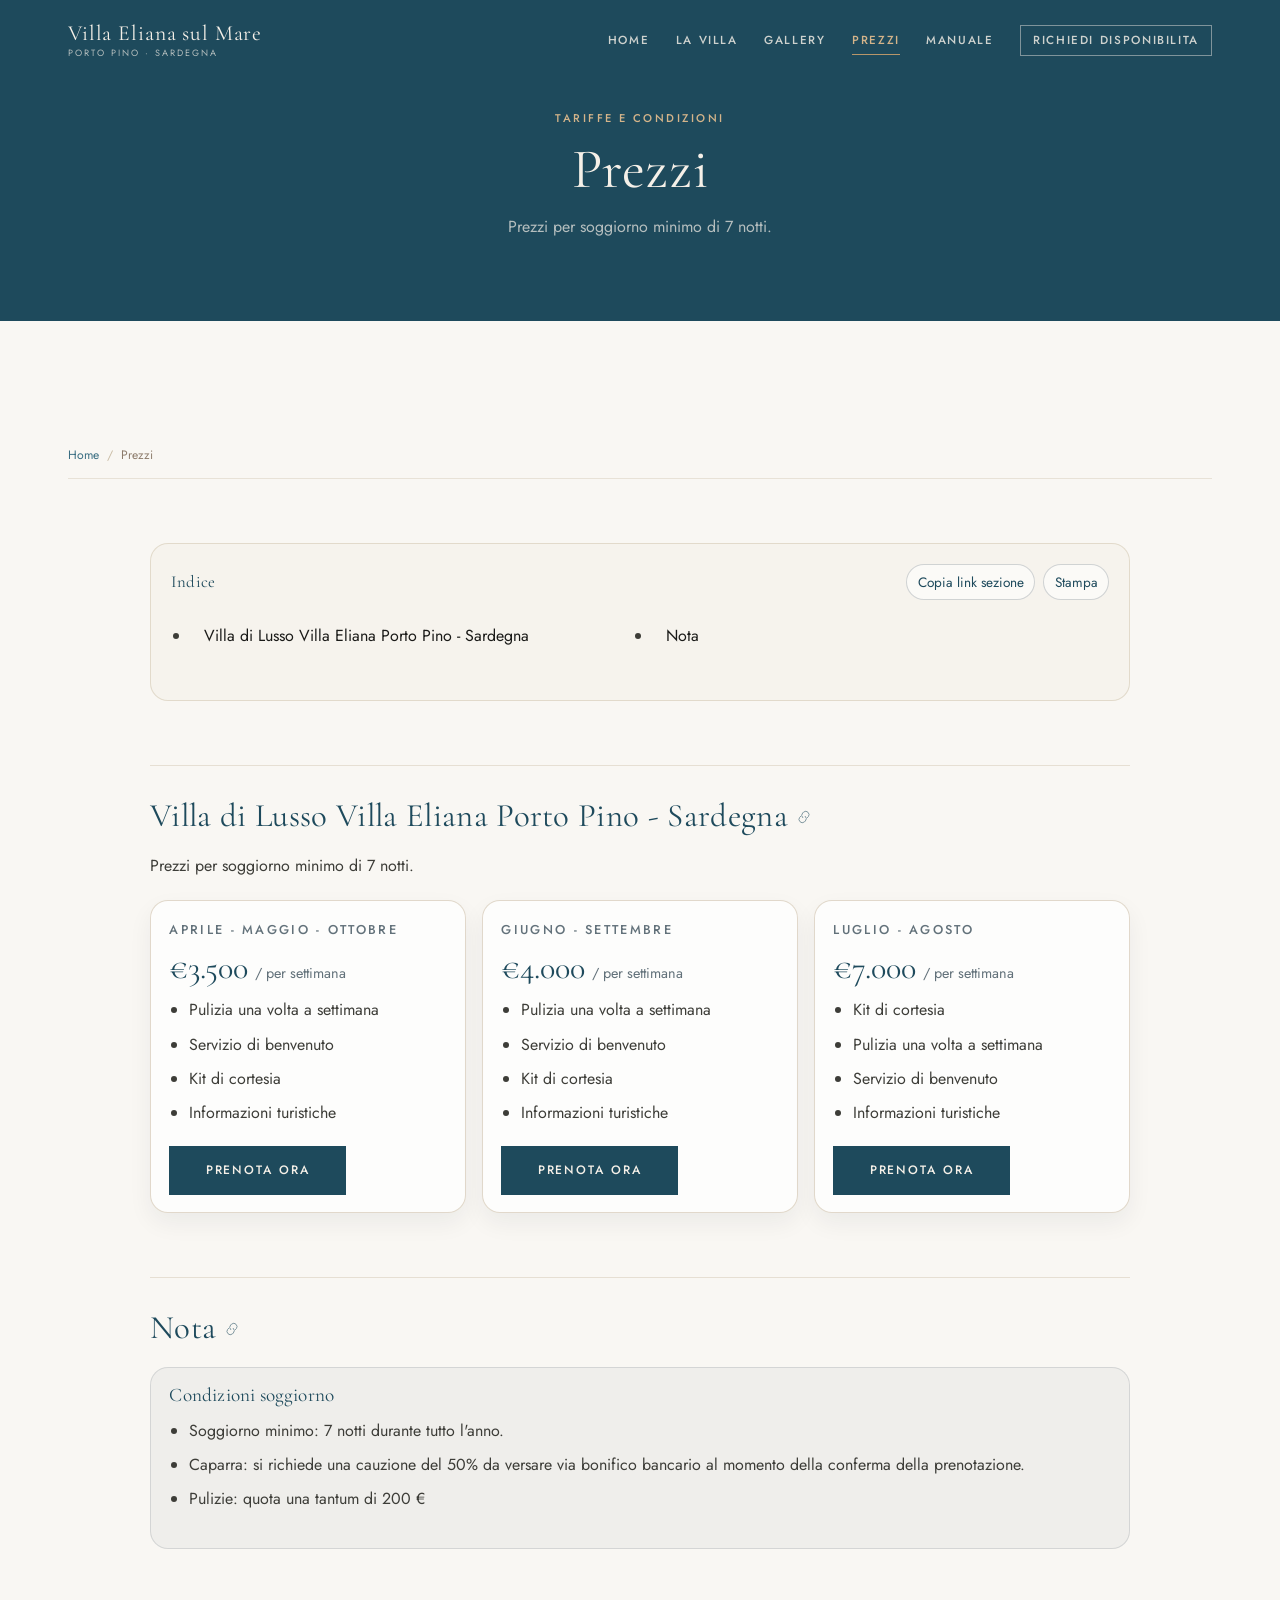
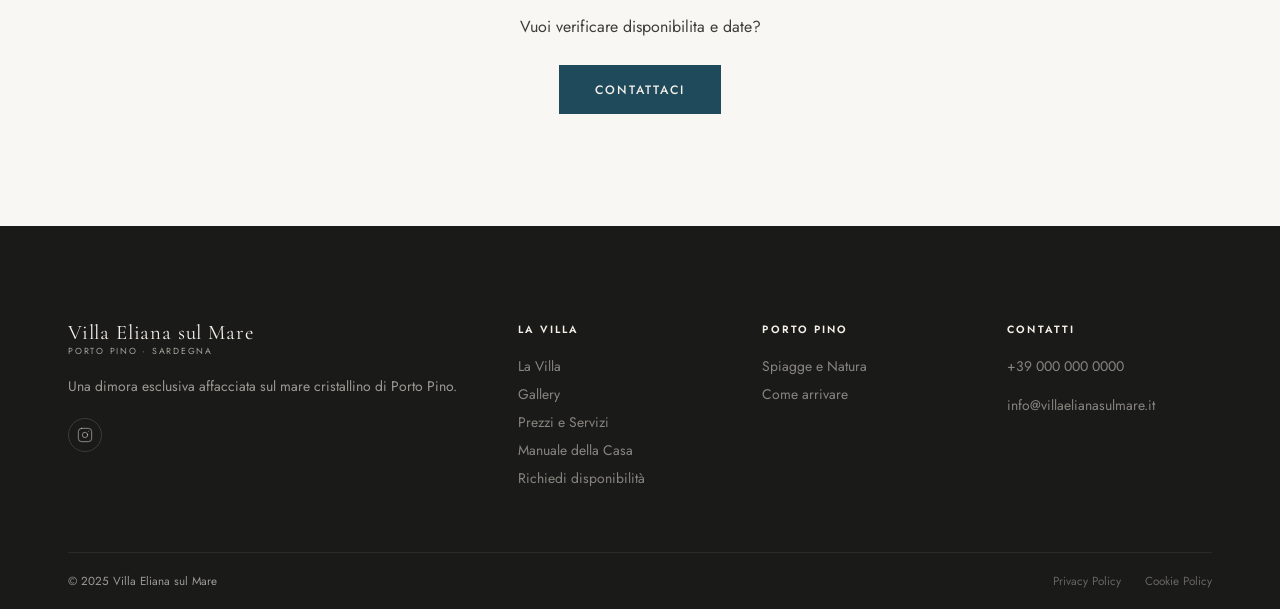
<file: prezzi.html>
<!DOCTYPE html>
<html lang="it">
<head>
<meta charset="UTF-8">
<meta name="viewport" content="width=device-width, initial-scale=1">
<title>Prezzi &mdash; Villa Eliana sul Mare</title>
<meta name="description" content="Prezzi di Villa Eliana sul Mare a Porto Pino, Sardegna. Soggiorno minimo 7 notti. Condizioni e servizi inclusi.">
<link rel="preconnect" href="https://fonts.googleapis.com">
<link rel="preconnect" href="https://fonts.gstatic.com" crossorigin>
<link href="https://fonts.googleapis.com/css2?family=Cormorant+Garamond:ital,wght@0,300;0,400;0,600;1,300;1,400&family=Jost:wght@300;400;500;600&display=swap" rel="stylesheet">
<link rel="stylesheet" href="css/style.css">

<style>
/* Layout */
.prezzi-content { max-width: 980px; margin-inline: auto; }
.prezzi-lead { max-width: 860px; }

.prezzi-content h2{
  font-family: var(--display);
  font-size: clamp(1.55rem,3vw,2.05rem);
  color: var(--sea-deep);
  margin-top: 4rem;
  margin-bottom: 1rem;
  padding-top: 2rem;
  border-top: 1px solid rgba(200,186,162,.4);
  font-weight: 400;
  position: relative;
}
.prezzi-content h2:first-child { margin-top: 0; border-top: none; padding-top: 0; }

.prezzi-content h3{
  font-family: var(--display);
  font-size: 1.2rem;
  color: var(--sea-deep);
  margin: 0 0 .5rem;
  font-weight: 400;
  letter-spacing: .01em;
}
.prezzi-content p { color: var(--ink-soft); line-height: 1.85; margin: .6rem 0; }
.prezzi-content ul { padding-left: 1.25rem; margin: .6rem 0 1.1rem; }
.prezzi-content ul li { list-style: disc; color: var(--ink-soft); margin-bottom: .4em; line-height: 1.75; }
.prezzi-content strong { color: var(--ink); }

/* TOC */
.toc-wrap{
  margin: 1.5rem 0 2.25rem;
  border: 1px solid rgba(200,186,162,.45);
  background: rgba(245,240,232,.55);
  border-radius: 18px;
  padding: 1.25rem 1.25rem 1rem;
}
.toc-title{
  display:flex; align-items:center; justify-content:space-between;
  gap:1rem; margin-bottom:.75rem;
}
.toc-title h3{ margin:0; font-size:1.05rem; }
.toc-actions{ display:flex; gap:.5rem; align-items:center; }
.toc-actions a{
  font-size:.85rem; color:var(--sea-deep); text-decoration:none;
  border:1px solid rgba(16,38,52,.18);
  background: rgba(255,255,255,.55);
  padding:.45rem .65rem;
  border-radius:999px;
}
.toc-actions a:hover{ background: rgba(255,255,255,.8); }
.toc-list{
  display:grid; grid-template-columns:1fr; gap:.4rem;
  padding:0; margin:0; list-style:none;
}
.toc-list a{
  display:block; text-decoration:none; color:var(--ink);
  padding:.55rem .75rem; border-radius:12px;
  border:1px solid transparent;
}
.toc-list a:hover{
  border-color: rgba(200,186,162,.55);
  background: rgba(255,255,255,.45);
}
@media (min-width:860px){ .toc-list{ grid-template-columns:1fr 1fr; } }

/* H2 cliccabili */
.h2-link{
  display:inline-flex; align-items:center; gap:.5rem;
  color:inherit; text-decoration:none;
}
.h2-link:hover{ text-decoration:underline; text-underline-offset:4px; }
.h2-link .anchor-ico{
  width:16px; height:16px; opacity:.55; transform:translateY(1px);
}
.h2-link:hover .anchor-ico{ opacity:.85; }

/* Cards prezzi */
.price-grid{
  display:grid;
  grid-template-columns: 1fr;
  gap: 1rem;
  margin-top: 1.25rem;
}
@media (min-width: 900px){
  .price-grid{ grid-template-columns: 1fr 1fr 1fr; }
}

.price-card{
  background: rgba(255,255,255,.7);
  border: 1px solid rgba(200,186,162,.55);
  border-radius: 18px;
  padding: 1.15rem 1.15rem 1.1rem;
  box-shadow: 0 10px 24px rgba(16,38,52,.06);
  display:flex;
  flex-direction:column;
  gap:.75rem;
}
.price-card .season{
  font-size:.8rem;
  letter-spacing:.18em;
  text-transform:uppercase;
  color: rgba(16,38,52,.65);
  font-weight:500;
}
.price-card .price{
  font-family: var(--display);
  font-size: 2rem;
  color: var(--sea-deep);
  line-height: 1.05;
}
.price-card .price small{
  font-family: var(--body);
  font-size: .9rem;
  color: rgba(16,38,52,.65);
}
.price-card ul{ margin: 0; }
.price-card ul li{ list-style: disc; }
.price-card .cta{
  margin-top:auto;
  display:flex;
  gap:.75rem;
  align-items:center;
  justify-content:flex-start;
}

/* Note / condizioni */
.note-card{
  background: rgba(16,38,52,.04);
  border: 1px solid rgba(16,38,52,.12);
  border-radius: 18px;
  padding: 1.1rem 1.15rem;
  margin-top: 1.25rem;
}
.note-card h3{ margin: 0 0 .35rem; }
.note-list{
  margin: .6rem 0 0;
  padding-left: 1.25rem;
}
.note-list li{ margin-bottom:.35rem; }

/* Print */
@media print{
  :root { --ink:#000; }
  body{ background:#fff !important; }
  .site-header, .site-footer, .menu-toggle, .nav-links, .breadcrumb, .toc-actions, .btn { display:none !important; }
  .page-hero{ padding:0 !important; }
  .page-hero .container{ padding:0 !important; }
  .section{ padding:0 !important; }
  .container{ max-width:100% !important; padding:0 !important; }
  .toc-wrap{ border:1px solid #ddd !important; background:#fff !important; }
  .price-card, .note-card{ box-shadow:none !important; background:#fff !important; border:1px solid #ddd !important; break-inside:avoid; }
  a{ color:#000 !important; text-decoration:none !important; }
  .anchor-ico{ display:none !important; }
  h1,h2,h3,p,li{ color:#000 !important; }
}
</style>
</head>

<body>
<a class="skip-link" href="#main">Salta al contenuto</a>

<header class="site-header" id="site-header">
  <div class="container">
    <div class="header-inner">
      <a href="index.html" class="site-logo">Villa Eliana sul Mare<sub>Porto Pino &middot; Sardegna</sub></a>
      <button class="menu-toggle" id="menu-toggle" aria-controls="nav-links" aria-expanded="false" aria-label="Apri menu"><span></span><span></span><span></span></button>
      <nav class="nav-links" id="nav-links" aria-label="Menu principale">
        <a href="index.html" class="nav-link">Home</a>
        <a href="villa.html" class="nav-link">La Villa</a>
        <a href="gallery.html" class="nav-link">Gallery</a>
        <a href="prezzi.html" class="nav-link active">Prezzi</a>
        <a href="manuale.html" class="nav-link">Manuale</a>
        <a href="contatti.html" class="nav-link btn btn--ghost nav-cta">Richiedi disponibilita</a>
      </nav>
    </div>
  </div>
</header>

<main id="main">
  <div class="page-hero">
    <div class="container">
      <span class="eyebrow">Tariffe e condizioni</span>
      <h1>Prezzi</h1>
      <p>Prezzi per soggiorno minimo di 7 notti.</p>
    </div>
  </div>

  <div class="section">
    <div class="container">
      <nav class="breadcrumb" aria-label="Percorso di navigazione">
        <ol>
          <li><a href="index.html">Home</a></li>
          <li>Prezzi</li>
        </ol>
      </nav>

      <div class="prezzi-content">

        <!-- Indice -->
        <div class="toc-wrap" aria-label="Indice della pagina prezzi">
          <div class="toc-title">
            <h3>Indice</h3>
            <div class="toc-actions">
              <a href="#" id="toc-copy">Copia link sezione</a>
              <a href="javascript:window.print()">Stampa</a>
            </div>
          </div>
          <ul class="toc-list" id="toc-list"></ul>
        </div>

        <h2>Villa di Lusso Villa Eliana Porto Pino - Sardegna</h2>
        <p class="prezzi-lead">Prezzi per soggiorno minimo di 7 notti.</p>

        <div class="price-grid" aria-label="Tariffe settimanali">
          <article class="price-card">
            <div class="season">Aprile - Maggio - Ottobre</div>
            <div class="price">€3.500 <small>/ per settimana</small></div>
            <ul>
              <li>Pulizia una volta a settimana</li>
              <li>Servizio di benvenuto</li>
              <li>Kit di cortesia</li>
              <li>Informazioni turistiche</li>
            </ul>
            <div class="cta">
              <a href="contatti.html" class="btn btn--primary">Prenota Ora</a>
            </div>
          </article>

          <article class="price-card">
            <div class="season">Giugno - Settembre</div>
            <div class="price">€4.000 <small>/ per settimana</small></div>
            <ul>
              <li>Pulizia una volta a settimana</li>
              <li>Servizio di benvenuto</li>
              <li>Kit di cortesia</li>
              <li>Informazioni turistiche</li>
            </ul>
            <div class="cta">
              <a href="contatti.html" class="btn btn--primary">Prenota Ora</a>
            </div>
          </article>

          <article class="price-card">
            <div class="season">Luglio - Agosto</div>
            <div class="price">€7.000 <small>/ per settimana</small></div>
            <ul>
              <li>Kit di cortesia</li>
              <li>Pulizia una volta a settimana</li>
              <li>Servizio di benvenuto</li>
              <li>Informazioni turistiche</li>
            </ul>
            <div class="cta">
              <a href="contatti.html" class="btn btn--primary">Prenota Ora</a>
            </div>
          </article>
        </div>

        <h2>Nota</h2>
        <div class="note-card">
          <h3>Condizioni soggiorno</h3>
          <ul class="note-list">
            <li>Soggiorno minimo: 7 notti durante tutto l'anno.</li>
            <li>Caparra: si richiede una cauzione del 50% da versare via bonifico bancario al momento della conferma della prenotazione.</li>
            <li>Pulizie: quota una tantum di 200 €</li>
          </ul>
        </div>

      </div>

      <div class="text-center mt-lg">
        <p style="color:var(--ink-soft);margin-bottom:1.5rem">Vuoi verificare disponibilita e date?</p>
        <a href="contatti.html" class="btn btn--primary">Contattaci</a>
      </div>

    </div>
  </div>
</main>

<footer class="site-footer">
  <div class="container">
    <div class="footer-grid">
      <div class="footer-brand">
        <a href="index.html" class="footer-logo">Villa Eliana sul Mare<sub>Porto Pino &middot; Sardegna</sub></a>
        <p>Una dimora esclusiva affacciata sul mare cristallino di Porto Pino.</p>
        <div class="footer-social">
          <a href="#" class="social-a" aria-label="Instagram">
            <svg xmlns="http://www.w3.org/2000/svg" viewBox="0 0 24 24" fill="none" stroke="currentColor" stroke-width="1.5" stroke-linecap="round" stroke-linejoin="round" width="16" height="16">
              <rect x="2" y="2" width="20" height="20" rx="5"/>
              <path d="M16 11.37A4 4 0 1 1 12.63 8 4 4 0 0 1 16 11.37z"/>
              <line x1="17.5" y1="6.5" x2="17.51" y2="6.5"/>
            </svg>
          </a>
        </div>
      </div>
      <div class="footer-col">
        <h5>La Villa</h5>
        <nav class="footer-links">
          <a href="villa.html">La Villa</a>
          <a href="gallery.html">Gallery</a>
          <a href="prezzi.html">Prezzi e Servizi</a>
          <a href="manuale.html">Manuale della Casa</a>
          <a href="contatti.html">Richiedi disponibilit&agrave;</a>
        </nav>
      </div>
      <div class="footer-col">
        <h5>Porto Pino</h5>
        <nav class="footer-links">
          <a href="#">Spiagge e Natura</a>
          <a href="#">Come arrivare</a>
        </nav>
      </div>
      <div class="footer-col">
        <h5>Contatti</h5>
        <div class="footer-links">
          <div class="footer-contact-row"><a href="tel:+39000000000">+39 000 000 0000</a></div>
          <div class="footer-contact-row"><a href="mailto:info@villaelianasulmare.it">info@villaelianasulmare.it</a></div>
        </div>
      </div>
    </div>
    <div class="footer-bottom">
      <span>&copy; 2025 Villa Eliana sul Mare</span>
      <div class="footer-policy">
        <a href="#">Privacy Policy</a>
        <a href="#">Cookie Policy</a>
      </div>
    </div>
  </div>
</footer>

<script src="js/main.js"></script>

<script>
/* =========================================================
   TOC + Anchor automatici sugli H2
   ========================================================= */
(function() {
  const tocList = document.getElementById('toc-list');
  if (!tocList) return;

  const h2s = Array.from(document.querySelectorAll('.prezzi-content h2'));
  const used = new Set();

  function slugify(str) {
    return str
      .toLowerCase()
      .trim()
      .replace(/[’'"]/g, '')
      .replace(/[^a-z0-9\s-]/g, '')
      .replace(/\s+/g, '-')
      .replace(/-+/g, '-');
  }

  function uniqueId(base) {
    let id = base || 'sezione';
    let i = 2;
    while (used.has(id) || document.getElementById(id)) {
      id = base + '-' + i;
      i++;
    }
    used.add(id);
    return id;
  }

  const iconSvg = `
    <svg class="anchor-ico" xmlns="http://www.w3.org/2000/svg" viewBox="0 0 24 24" fill="none" stroke="currentColor" stroke-width="1.5" stroke-linecap="round" stroke-linejoin="round" aria-hidden="true">
      <path d="M10 13a5 5 0 0 1 0-7l1.5-1.5a5 5 0 0 1 7 7L17 13"/>
      <path d="M14 11a5 5 0 0 1 0 7L12.5 19.5a5 5 0 0 1-7-7L7 11"/>
    </svg>
  `;

  h2s.forEach(h2 => {
    const text = h2.textContent.trim();
    const base = slugify(text);
    const id = uniqueId(base);
    h2.id = id;

    const link = document.createElement('a');
    link.href = '#' + id;
    link.className = 'h2-link';
    link.setAttribute('aria-label', text);

    const span = document.createElement('span');
    span.textContent = text;

    h2.textContent = '';
    link.appendChild(span);
    link.insertAdjacentHTML('beforeend', iconSvg);
    h2.appendChild(link);

    const li = document.createElement('li');
    const a = document.createElement('a');
    a.href = '#' + id;
    a.textContent = text;
    li.appendChild(a);
    tocList.appendChild(li);
  });

  const copyBtn = document.getElementById('toc-copy');
  if (copyBtn && navigator.clipboard) {
    copyBtn.addEventListener('click', function(e) {
      e.preventDefault();
      const hash = location.hash || ('#' + (h2s[0] ? h2s[0].id : ''));
      const url = location.origin + location.pathname + hash;
      navigator.clipboard.writeText(url).then(() => {
        copyBtn.textContent = 'Copiato';
        setTimeout(() => copyBtn.textContent = 'Copia link sezione', 1200);
      });
    });
  } else if (copyBtn) {
    copyBtn.style.display = 'none';
  }
})();
</script>

</body>
</html>
</file>
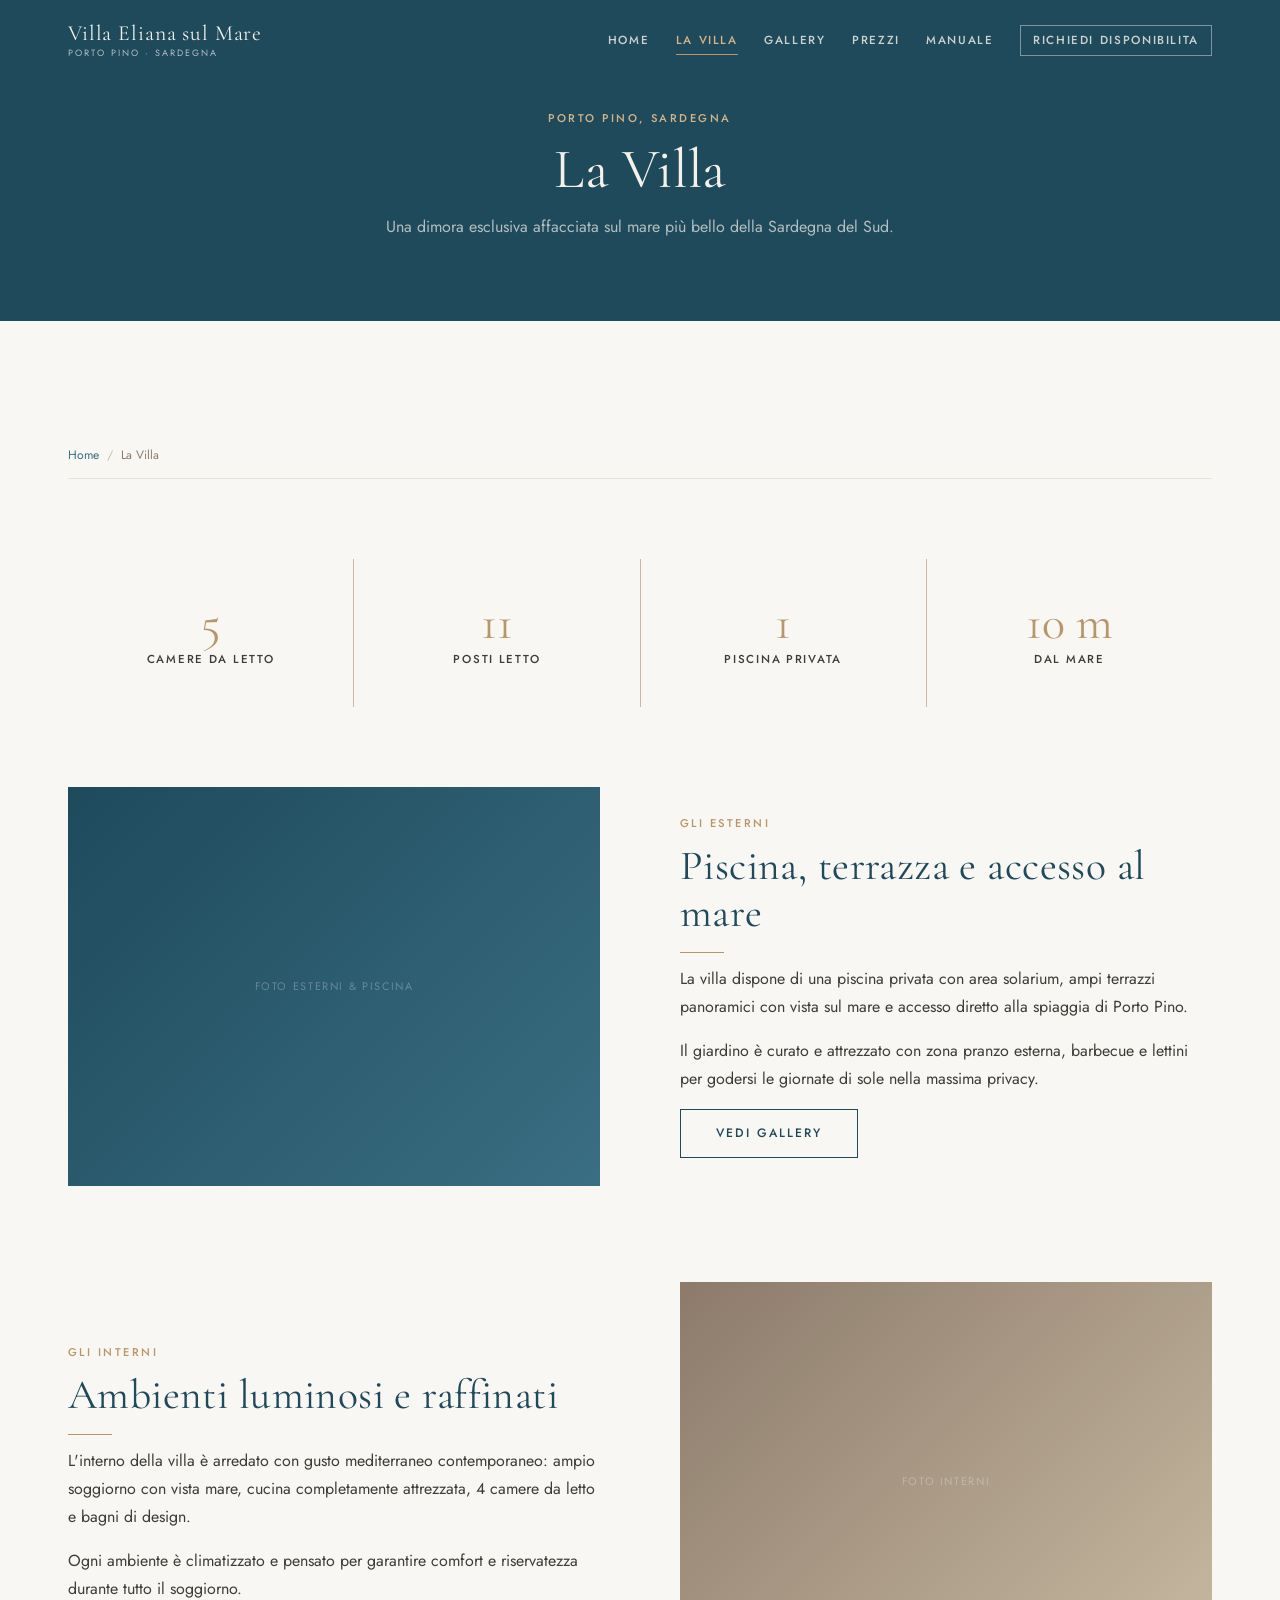
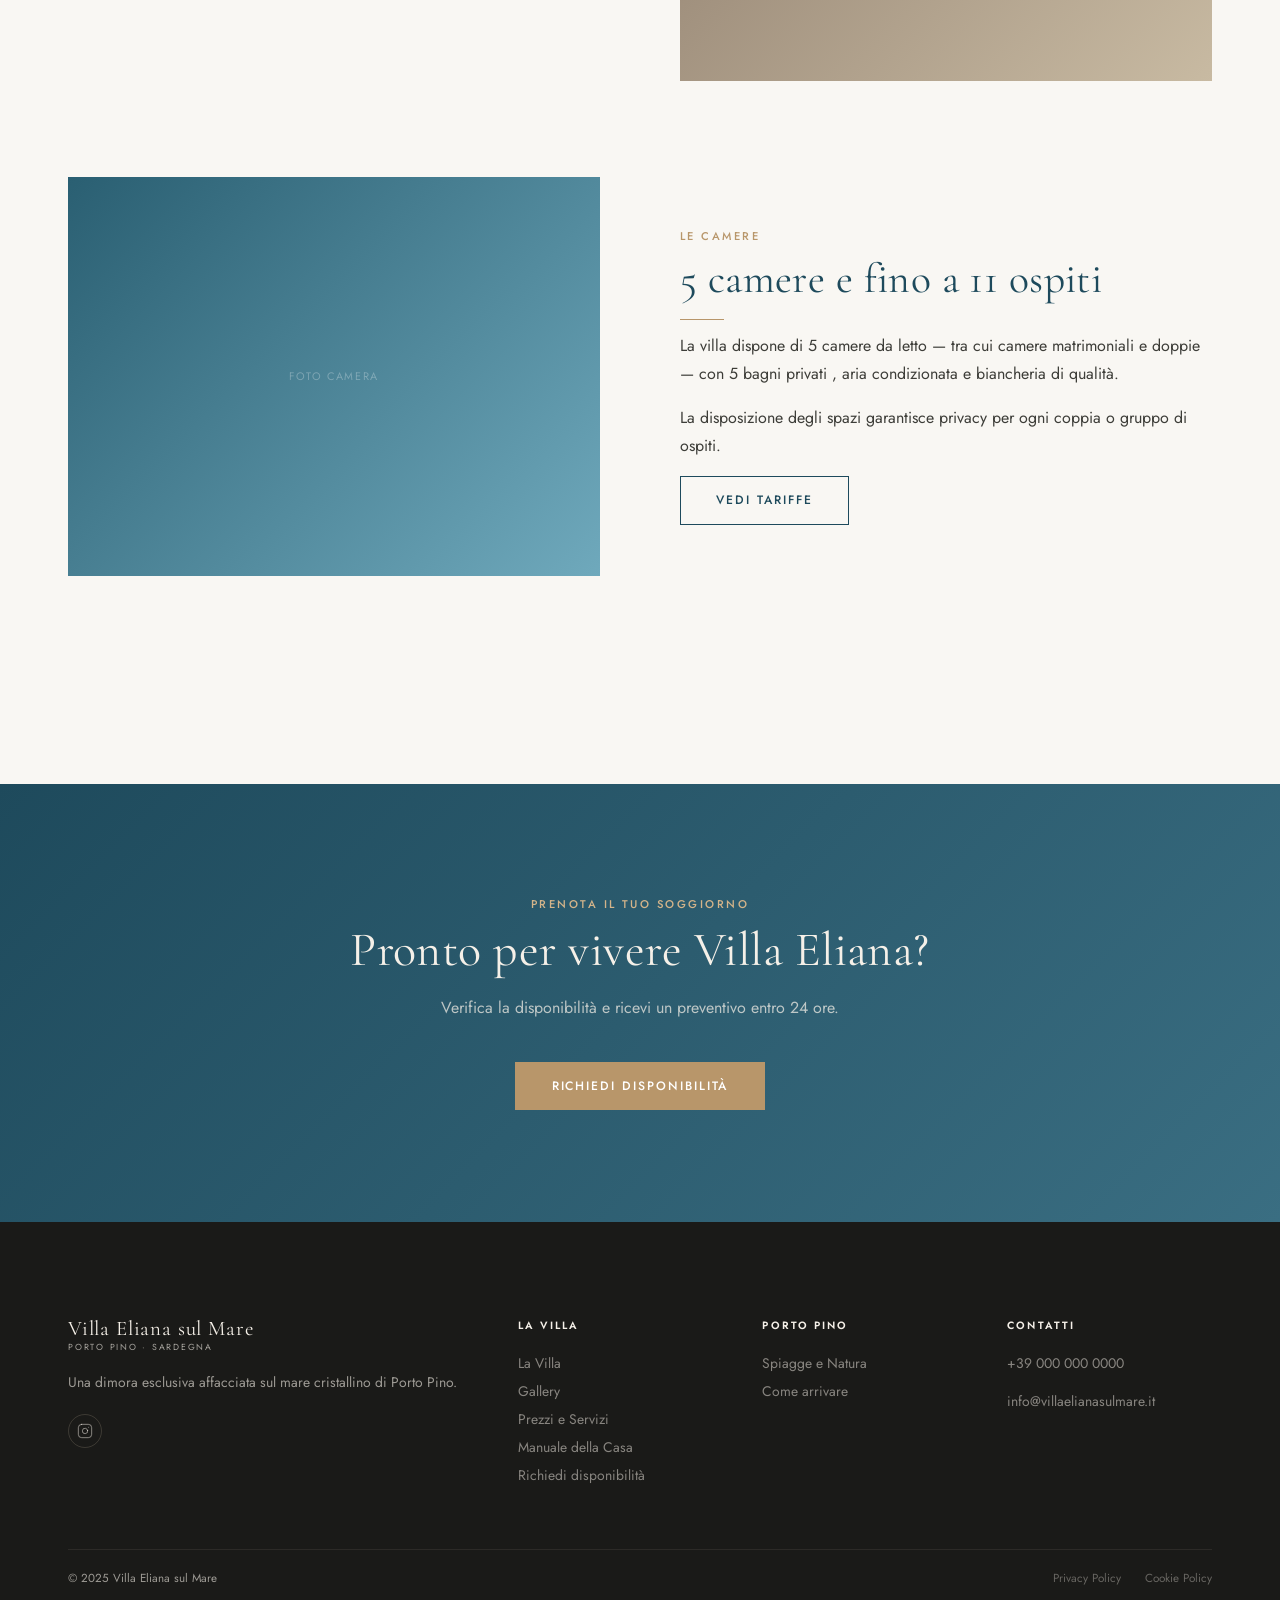
<file: villa.html>
<!DOCTYPE html>
<html lang="it">
<head>
<meta charset="UTF-8">
<meta name="viewport" content="width=device-width, initial-scale=1">
<title>La Villa &mdash; Villa Eliana sul Mare</title>
<meta name="description" content="Scopri Villa Eliana sul Mare: piscina privata, accesso diretto alla spiaggia, ampi spazi interni ed esterni a Porto Pino, Sardegna.">
<link rel="preconnect" href="https://fonts.googleapis.com">
<link rel="preconnect" href="https://fonts.gstatic.com" crossorigin>
<link href="https://fonts.googleapis.com/css2?family=Cormorant+Garamond:ital,wght@0,300;0,400;0,600;1,300;1,400&family=Jost:wght@300;400;500;600&display=swap" rel="stylesheet">
<link rel="stylesheet" href="css/style.css">
<style>
.villa-intro { display: grid; grid-template-columns: 1fr 1fr; gap: 5rem; align-items: center; margin-bottom: 6rem; }
.villa-intro.reverse { direction: rtl; }
.villa-intro.reverse > * { direction: ltr; }
@media(max-width:768px) { .villa-intro,.villa-intro.reverse { grid-template-columns:1fr; direction:ltr; gap:2.5rem; } }
.villa-img { overflow: hidden; }
.villa-img-ph { display: flex; align-items: center; justify-content: center; font-size: .68rem; letter-spacing: .15em; text-transform: uppercase; color: rgba(255,255,255,.28); }
.villa-img img { width: 100%; height: 100%; object-fit: cover; transition: transform .8s var(--ease); }
.villa-img:hover img { transform: scale(1.03); }
.villa-text h2 { font-family: var(--display); font-size: clamp(1.8rem,3.5vw,2.6rem); color: var(--sea-deep); margin-bottom: 1rem; font-weight: 400; }
.villa-text p { color: var(--ink-soft); margin-bottom: 1rem; }
.specs { display: grid; grid-template-columns: repeat(4, 1fr); gap: 1px; background: var(--stone); margin: 5rem 0; }
.spec { background: var(--mist); padding: 2.5rem 1.5rem; text-align: center; }
.spec-num { font-family: var(--display); font-size: 3rem; color: var(--gold); line-height: 1; margin-bottom: .25rem; }
.spec-label { font-size: .72rem; font-weight: 500; letter-spacing: .15em; text-transform: uppercase; color: var(--ink-soft); }
@media(max-width:600px) { .specs { grid-template-columns:1fr 1fr; } }
</style>
</head>
<body>

<a class="skip-link" href="#main">Salta al contenuto</a>

<header class="site-header" id="site-header">
  <div class="container">
    <div class="header-inner">
      <a href="index.html" class="site-logo">Villa Eliana sul Mare<sub>Porto Pino &middot; Sardegna</sub></a>
      <button class="menu-toggle" id="menu-toggle" aria-controls="nav-links" aria-expanded="false" aria-label="Apri menu"><span></span><span></span><span></span></button>
      <nav class="nav-links" id="nav-links" aria-label="Menu principale">
        <a href="index.html" class="nav-link">Home</a>
        <a href="villa.html" class="nav-link active">La Villa</a>
        <a href="gallery.html" class="nav-link">Gallery</a>
        <a href="prezzi.html" class="nav-link">Prezzi</a>
        <a href="manuale.html" class="nav-link">Manuale</a>
        <a href="contatti.html" class="nav-link btn btn--ghost nav-cta">Richiedi disponibilita</a>
      </nav>
    </div>
  </div>
</header>

<main id="main">
  <div class="page-hero">
    <div class="container">
      <span class="eyebrow">Porto Pino, Sardegna</span>
      <h1>La Villa</h1>
      <p>Una dimora esclusiva affacciata sul mare pi&ugrave; bello della Sardegna del Sud.</p>
    </div>
  </div>

  <div class="section">
    <div class="container">
      <nav class="breadcrumb" aria-label="Percorso di navigazione"><ol><li><a href="index.html">Home</a></li><li>La Villa</li></ol></nav>

      <!-- Spec numbers -->
      <div class="specs">
        <div class="spec reveal"><div class="spec-num">5</div><div class="spec-label">Camere da letto</div></div>
        <div class="spec reveal"><div class="spec-num">11</div><div class="spec-label">Posti letto</div></div>
        <div class="spec reveal"><div class="spec-num">1</div><div class="spec-label">Piscina privata</div></div>
        <div class="spec reveal"><div class="spec-num">10 m</div><div class="spec-label">Dal mare</div></div>
      </div>

      <!-- Block 1: Esterni -->
      <div class="villa-intro">
        <div class="villa-img reveal">
          <div class="villa-img-ph" style="background:linear-gradient(135deg,#1e4a5c,#3a6e82);aspect-ratio:4/3;min-height:360px">Foto esterni &amp; piscina</div>
        </div>
        <div class="villa-text reveal">
          <span class="eyebrow">Gli esterni</span>
          <h2>Piscina, terrazza e accesso al mare</h2>
          <div class="divider divider--l"></div>
          <p>La villa dispone di una piscina privata con area solarium, ampi terrazzi panoramici con vista sul mare e accesso diretto alla spiaggia di Porto Pino.</p>
          <p>Il giardino &egrave; curato e attrezzato con zona pranzo esterna, barbecue e lettini per godersi le giornate di sole nella massima privacy.</p>
          <a href="gallery.html" class="btn btn--outline">Vedi gallery</a>
        </div>
      </div>

      <!-- Block 2: Interni -->
      <div class="villa-intro reverse">
        <div class="villa-img reveal">
          <div class="villa-img-ph" style="background:linear-gradient(135deg,#8c7b6b,#c8baa2);aspect-ratio:4/3;min-height:360px">Foto interni</div>
        </div>
        <div class="villa-text reveal">
          <span class="eyebrow">Gli interni</span>
          <h2>Ambienti luminosi e raffinati</h2>
          <div class="divider divider--l"></div>
          <p>L'interno della villa &egrave; arredato con gusto mediterraneo contemporaneo: ampio soggiorno con vista mare, cucina completamente attrezzata, 4 camere da letto e bagni di design.</p>
          <p>Ogni ambiente &egrave; climatizzato e pensato per garantire comfort e riservatezza durante tutto il soggiorno.</p>
        </div>
      </div>

      <!-- Block 3: Camere -->
      <div class="villa-intro">
        <div class="villa-img reveal">
          <div class="villa-img-ph" style="background:linear-gradient(135deg,#2a5f72,#6fa9bc);aspect-ratio:4/3;min-height:360px">Foto camera</div>
        </div>
        <div class="villa-text reveal">
          <span class="eyebrow">Le camere</span>
          <h2>5 camere e fino a 11 ospiti</h2>
          <div class="divider divider--l"></div>
          <p>La villa dispone di 5 camere da letto — tra cui camere matrimoniali e doppie — con 5 bagni privati , aria condizionata e biancheria di qualit&agrave;.</p>
          <p>La disposizione degli spazi garantisce privacy per ogni coppia o gruppo di ospiti.</p>
          <a href="prezzi.html" class="btn btn--outline">Vedi tariffe</a>
        </div>
      </div>

    </div>
  </div>

  <!-- CTA -->
  <section style="background:linear-gradient(135deg,var(--sea-deep) 0%,var(--sea) 100%);text-align:center;padding:7rem 0" aria-labelledby="cta-h">
    <div class="container">
      <span class="eyebrow" style="color:var(--gold-light)">Prenota il tuo soggiorno</span>
      <h2 id="cta-h" style="font-family:var(--display);color:var(--sand);font-size:clamp(2rem,4vw,3rem);font-weight:400;margin-bottom:1rem">Pronto per vivere Villa Eliana?</h2>
      <p style="color:rgba(245,240,232,.72);max-width:480px;margin:0 auto 2.5rem">Verifica la disponibilit&agrave; e ricevi un preventivo entro 24 ore.</p>
      <a href="contatti.html" class="btn btn--gold">Richiedi disponibilit&agrave;</a>
    </div>
  </section>
</main>

<footer class="site-footer">
  <div class="container">
    <div class="footer-grid">
      <div class="footer-brand"><a href="index.html" class="footer-logo">Villa Eliana sul Mare<sub>Porto Pino &middot; Sardegna</sub></a><p>Una dimora esclusiva affacciata sul mare cristallino di Porto Pino.</p><div class="footer-social"><a href="#" class="social-a" aria-label="Instagram"><svg xmlns="http://www.w3.org/2000/svg" viewBox="0 0 24 24" fill="none" stroke="currentColor" stroke-width="1.5" stroke-linecap="round" stroke-linejoin="round" width="16" height="16"><rect x="2" y="2" width="20" height="20" rx="5"/><path d="M16 11.37A4 4 0 1 1 12.63 8 4 4 0 0 1 16 11.37z"/><line x1="17.5" y1="6.5" x2="17.51" y2="6.5"/></svg></a></div></div>
      <div class="footer-col"><h5>La Villa</h5><nav class="footer-links"><a href="villa.html">La Villa</a><a href="gallery.html">Gallery</a><a href="prezzi.html">Prezzi e Servizi</a><a href="manuale.html">Manuale della Casa</a><a href="contatti.html">Richiedi disponibilit&agrave;</a></nav></div>
      <div class="footer-col"><h5>Porto Pino</h5><nav class="footer-links"><a href="#">Spiagge e Natura</a><a href="#">Come arrivare</a></nav></div>
      <div class="footer-col"><h5>Contatti</h5><div class="footer-links"><div class="footer-contact-row"><a href="tel:+39000000000">+39 000 000 0000</a></div><div class="footer-contact-row"><a href="mailto:info@villaelianasulmare.it">info@villaelianasulmare.it</a></div></div></div>
    </div>
    <div class="footer-bottom"><span>&copy; 2025 Villa Eliana sul Mare</span><div class="footer-policy"><a href="#">Privacy Policy</a><a href="#">Cookie Policy</a></div></div>
  </div>
</footer>
<script src="js/main.js"></script>
</body>
</html>
</file>
<file: css/style.css>
/* =========================================================
   Villa Eliana sul Mare â€” Shared CSS
   ========================================================= */
:root {
  --sand:       #F5F0E8;
  --sand-dark:  #EAE2D0;
  --stone:      #C8BAA2;
  --stone-dark: #8C7B6B;
  --sea:        #3A6E82;
  --sea-deep:   #1E4A5C;
  --sea-light:  #6FA9BC;
  --ink:        #1A1A18;
  --ink-soft:   #3D3D38;
  --mist:       #F9F7F3;
  --white:      #FFFFFF;
  --gold:       #B8966A;
  --gold-light: #D4B48A;
  --display: 'Cormorant Garamond', Georgia, serif;
  --body:    'Jost', sans-serif;
  --ease:    cubic-bezier(0.16, 1, 0.3, 1);
  --ease-s:  cubic-bezier(0.25, 0.46, 0.45, 0.94);
}

*, *::before, *::after { box-sizing: border-box; margin: 0; padding: 0; }
html { font-size: 16px; scroll-behavior: smooth; -webkit-text-size-adjust: 100%; }
body { font-family: var(--body); background: var(--mist); color: var(--ink); -webkit-font-smoothing: antialiased; overflow-x: hidden; }
img { max-width: 100%; display: block; }
a { color: inherit; text-decoration: none; }
ul, ol { list-style: none; }
button { cursor: pointer; font-family: inherit; border: none; background: none; }

/* â”€â”€ TYPOGRAPHY â”€â”€ */
h1,h2,h3,h4 { font-family: var(--display); font-weight: 400; line-height: 1.12; color: var(--sea-deep); letter-spacing: .01em; }
h1 { font-size: clamp(2.5rem, 5vw, 4.5rem); }
h2 { font-size: clamp(2rem, 4vw, 3.2rem); }
h3 { font-size: clamp(1.5rem, 3vw, 2.2rem); }
h4 { font-size: clamp(1.2rem, 2vw, 1.6rem); }
p  { margin-bottom: 1.2em; line-height: 1.75; }
p:last-child { margin-bottom: 0; }
strong { font-weight: 600; }

/* â”€â”€ LAYOUT â”€â”€ */
.container { width: 100%; max-width: 1240px; margin-inline: auto; padding-inline: clamp(1.25rem, 5vw, 3rem); }
.container--narrow { max-width: 860px; }
.section { padding-block: 7rem; }
.section--alt { background: var(--sand); }
.section--dark { background: var(--sea-deep); color: var(--sand); }
.section--dark h1,.section--dark h2,.section--dark h3 { color: var(--sand-dark); }

.eyebrow { font-family: var(--body); font-size: .7rem; font-weight: 500; letter-spacing: .22em; text-transform: uppercase; color: var(--gold); display: block; margin-bottom: .75rem; }
.divider { width: 44px; height: 1px; background: var(--gold); margin: .75rem auto; }
.divider--l { margin-left: 0; }
.sec-header { text-align: center; max-width: 600px; margin-inline: auto; margin-bottom: 4rem; }
.sec-header p { color: var(--ink-soft); font-size: 1.02rem; margin-top: 1rem; }

/* â”€â”€ BUTTONS â”€â”€ */
.btn { display: inline-flex; align-items: center; gap: .5rem; padding: .9rem 2.2rem; font-family: var(--body); font-size: .76rem; font-weight: 500; letter-spacing: .16em; text-transform: uppercase; transition: all .35s var(--ease-s); white-space: nowrap; cursor: pointer; }
.btn:focus-visible { outline: 2px solid var(--gold); outline-offset: 3px; }
.btn--primary { background: var(--sea-deep); color: var(--sand); border: 1px solid var(--sea-deep); }
.btn--primary:hover { background: var(--sea); border-color: var(--sea); }
.btn--outline { background: transparent; color: var(--sea-deep); border: 1px solid var(--sea-deep); }
.btn--outline:hover { background: var(--sea-deep); color: var(--sand); }
.btn--ghost { background: transparent; color: var(--sand); border: 1px solid rgba(245,240,232,.45); }
.btn--ghost:hover { background: rgba(245,240,232,.1); border-color: var(--sand); }
.btn--gold { background: var(--gold); color: #fff; border: 1px solid var(--gold); }
.btn--gold:hover { background: var(--gold-light); border-color: var(--gold-light); }

/* â”€â”€ NAV â”€â”€ */
.site-header { position: fixed; top: 0; left: 0; right: 0; z-index: 100; padding: 1.4rem 0; transition: background .4s var(--ease), padding .4s var(--ease), box-shadow .4s; }
.site-header.scrolled { background: rgba(249,247,243,.97); backdrop-filter: blur(12px); padding: .85rem 0; box-shadow: 0 1px 0 rgba(200,186,162,.3); }
.header-inner { display: flex; align-items: center; justify-content: space-between; gap: 2rem; }
.site-logo { font-family: var(--display); font-size: 1.35rem; color: var(--sand); letter-spacing: .04em; line-height: 1.1; flex-shrink: 0; transition: color .35s; }
.site-logo sub { display: block; font-family: var(--body); font-size: .57rem; letter-spacing: .22em; text-transform: uppercase; opacity: .7; margin-top: 2px; font-style: normal; }
.site-header.scrolled .site-logo { color: var(--sea-deep); }
.nav-links { display: flex; align-items: center; gap: .15rem; }
.nav-link { font-family: var(--body); font-size: .73rem; font-weight: 500; letter-spacing: .14em; text-transform: uppercase; color: rgba(245,240,232,.82); padding: .4rem .75rem; position: relative; transition: color .3s; }
.nav-link::after { content: ''; position: absolute; bottom: 0; left: .75rem; right: .75rem; height: 1px; background: var(--gold); transform: scaleX(0); transition: transform .35s var(--ease); }
.nav-link:hover { color: #fff; }
.nav-link:hover::after { transform: scaleX(1); }
.nav-link.active { color: var(--gold-light); }
.nav-link.active::after { transform: scaleX(1); }
.site-header.scrolled .nav-link { color: var(--ink-soft); }
.site-header.scrolled .nav-link:hover { color: var(--sea-deep); }
.site-header.scrolled .nav-link.active { color: var(--gold); }
.site-header.scrolled .btn--ghost { color: var(--sea-deep); border-color: var(--sea-deep); }
.site-header.scrolled .btn--ghost:hover { background: var(--sea-deep); color: var(--sand); }
.nav-cta { margin-left: .75rem; }

/* Mobile menu */
.menu-toggle { display: none; flex-direction: column; gap: 5px; padding: .5rem; color: var(--sand); }
.site-header.scrolled .menu-toggle { color: var(--ink); }
.menu-toggle span { display: block; width: 24px; height: 1.5px; background: currentColor; transition: transform .3s, opacity .3s; }
.menu-toggle[aria-expanded="true"] span:nth-child(1) { transform: translateY(6.5px) rotate(45deg); }
.menu-toggle[aria-expanded="true"] span:nth-child(2) { opacity: 0; }
.menu-toggle[aria-expanded="true"] span:nth-child(3) { transform: translateY(-6.5px) rotate(-45deg); }

@media (max-width: 860px) {
  .menu-toggle { display: flex; }
  .nav-cta { display: none; }
  .nav-links { position: fixed; inset: 0; background: var(--sea-deep); flex-direction: column; justify-content: center; gap: .5rem; opacity: 0; pointer-events: none; transition: opacity .3s; z-index: 99; }
  .nav-links.open { opacity: 1; pointer-events: all; }
  .nav-link { font-size: .9rem; color: var(--sand); padding: .85rem 1.5rem; }
  .nav-link::after { display: none; }
  .site-header.scrolled .nav-link { color: var(--sand); }
}

/* â”€â”€ PAGE HERO (inner pages) â”€â”€ */
.page-hero { padding-top: 110px; padding-bottom: 5rem; background: var(--sea-deep); text-align: center; }
.page-hero .eyebrow { color: var(--gold-light); }
.page-hero h1 { color: var(--sand); font-size: clamp(2rem, 5vw, 3.5rem); }
.page-hero p { color: rgba(245,240,232,.7); max-width: 520px; margin-inline: auto; margin-top: .75rem; }

/* â”€â”€ BREADCRUMB â”€â”€ */
.breadcrumb { padding: .85rem 0; font-size: .76rem; color: var(--stone-dark); border-bottom: 1px solid rgba(200,186,162,.35); margin-bottom: 4rem; }
.breadcrumb ol { display: flex; gap: .5rem; align-items: center; flex-wrap: wrap; }
.breadcrumb li + li::before { content: '/'; color: var(--stone); margin-right: .5rem; }
.breadcrumb a { color: var(--sea); transition: color .3s; }
.breadcrumb a:hover { color: var(--sea-deep); }

/* â”€â”€ FOOTER â”€â”€ */
.site-footer { background: var(--ink); color: rgba(245,240,232,.6); padding-top: 6rem; }
.footer-grid { display: grid; grid-template-columns: 2fr 1fr 1fr 1fr; gap: 2.5rem; padding-bottom: 4rem; border-bottom: 1px solid rgba(200,186,162,.1); }
.footer-brand p { font-size: .87rem; line-height: 1.75; margin: .85rem 0 1.25rem; }
.footer-logo { font-family: var(--display); font-size: 1.3rem; color: var(--sand); letter-spacing: .04em; line-height: 1.1; display: inline-block; }
.footer-logo sub { display: block; font-family: var(--body); font-size: .55rem; letter-spacing: .2em; text-transform: uppercase; opacity: .65; margin-top: 2px; font-style: normal; }
.footer-social { display: flex; gap: .6rem; margin-top: 1.25rem; }
.social-a { display: flex; align-items: center; justify-content: center; width: 34px; height: 34px; border: 1px solid rgba(200,186,162,.2); border-radius: 50%; color: rgba(245,240,232,.5); transition: all .3s; }
.social-a:hover { border-color: var(--gold); color: var(--gold); }
.footer-col h5 { font-family: var(--body); font-size: .66rem; font-weight: 600; letter-spacing: .2em; text-transform: uppercase; color: var(--sand); margin-bottom: 1.2rem; }
.footer-links { display: flex; flex-direction: column; gap: .5rem; }
.footer-links a { font-size: .87rem; color: rgba(245,240,232,.5); transition: color .3s; }
.footer-links a:hover { color: var(--sand); }
.footer-contact-row { display: flex; gap: .65rem; font-size: .87rem; margin-bottom: .65rem; align-items: flex-start; }
.footer-contact-row a { color: rgba(245,240,232,.5); transition: color .3s; }
.footer-contact-row a:hover { color: var(--sand); }
.footer-bottom { padding-block: 1.25rem; display: flex; align-items: center; justify-content: space-between; font-size: .73rem; gap: 1rem; flex-wrap: wrap; }
.footer-bottom a { color: rgba(245,240,232,.35); transition: color .3s; }
.footer-bottom a:hover { color: var(--sand); }
.footer-policy { display: flex; gap: 1.5rem; }

@media (max-width: 900px) { .footer-grid { grid-template-columns: 1fr 1fr; } }
@media (max-width: 540px) { .footer-grid { grid-template-columns: 1fr; } }

/* â”€â”€ LIGHTBOX â”€â”€ */
.lightbox { position: fixed; inset: 0; z-index: 999; background: rgba(16,26,34,.96); display: none; align-items: center; justify-content: center; padding: 2rem; }
.lightbox.active { display: flex; }
.lightbox img { max-width: 90vw; max-height: 90vh; object-fit: contain; }
.lb-close { position: absolute; top: 1.5rem; right: 1.5rem; color: var(--sand); font-size: 1.8rem; cursor: pointer; opacity: .75; transition: opacity .2s; line-height: 1; background: none; border: none; }
.lb-close:hover { opacity: 1; }

/* â”€â”€ SKIP LINK â”€â”€ */
.skip-link { position: absolute; top: -100%; left: 1rem; background: var(--sea-deep); color: var(--sand); padding: .75rem 1.5rem; z-index: 9999; font-size: .85rem; transition: top .2s; }
.skip-link:focus { top: 1rem; }

/* â”€â”€ UTILS â”€â”€ */
.text-center { text-align: center; }
.mt-lg { margin-top: 4rem; }
.mb-md { margin-bottom: 2rem; }

@media (prefers-reduced-motion: reduce) {
  *, *::before, *::after { animation-duration: .01ms !important; transition-duration: .01ms !important; }
  html { scroll-behavior: auto; }
}
</file>
